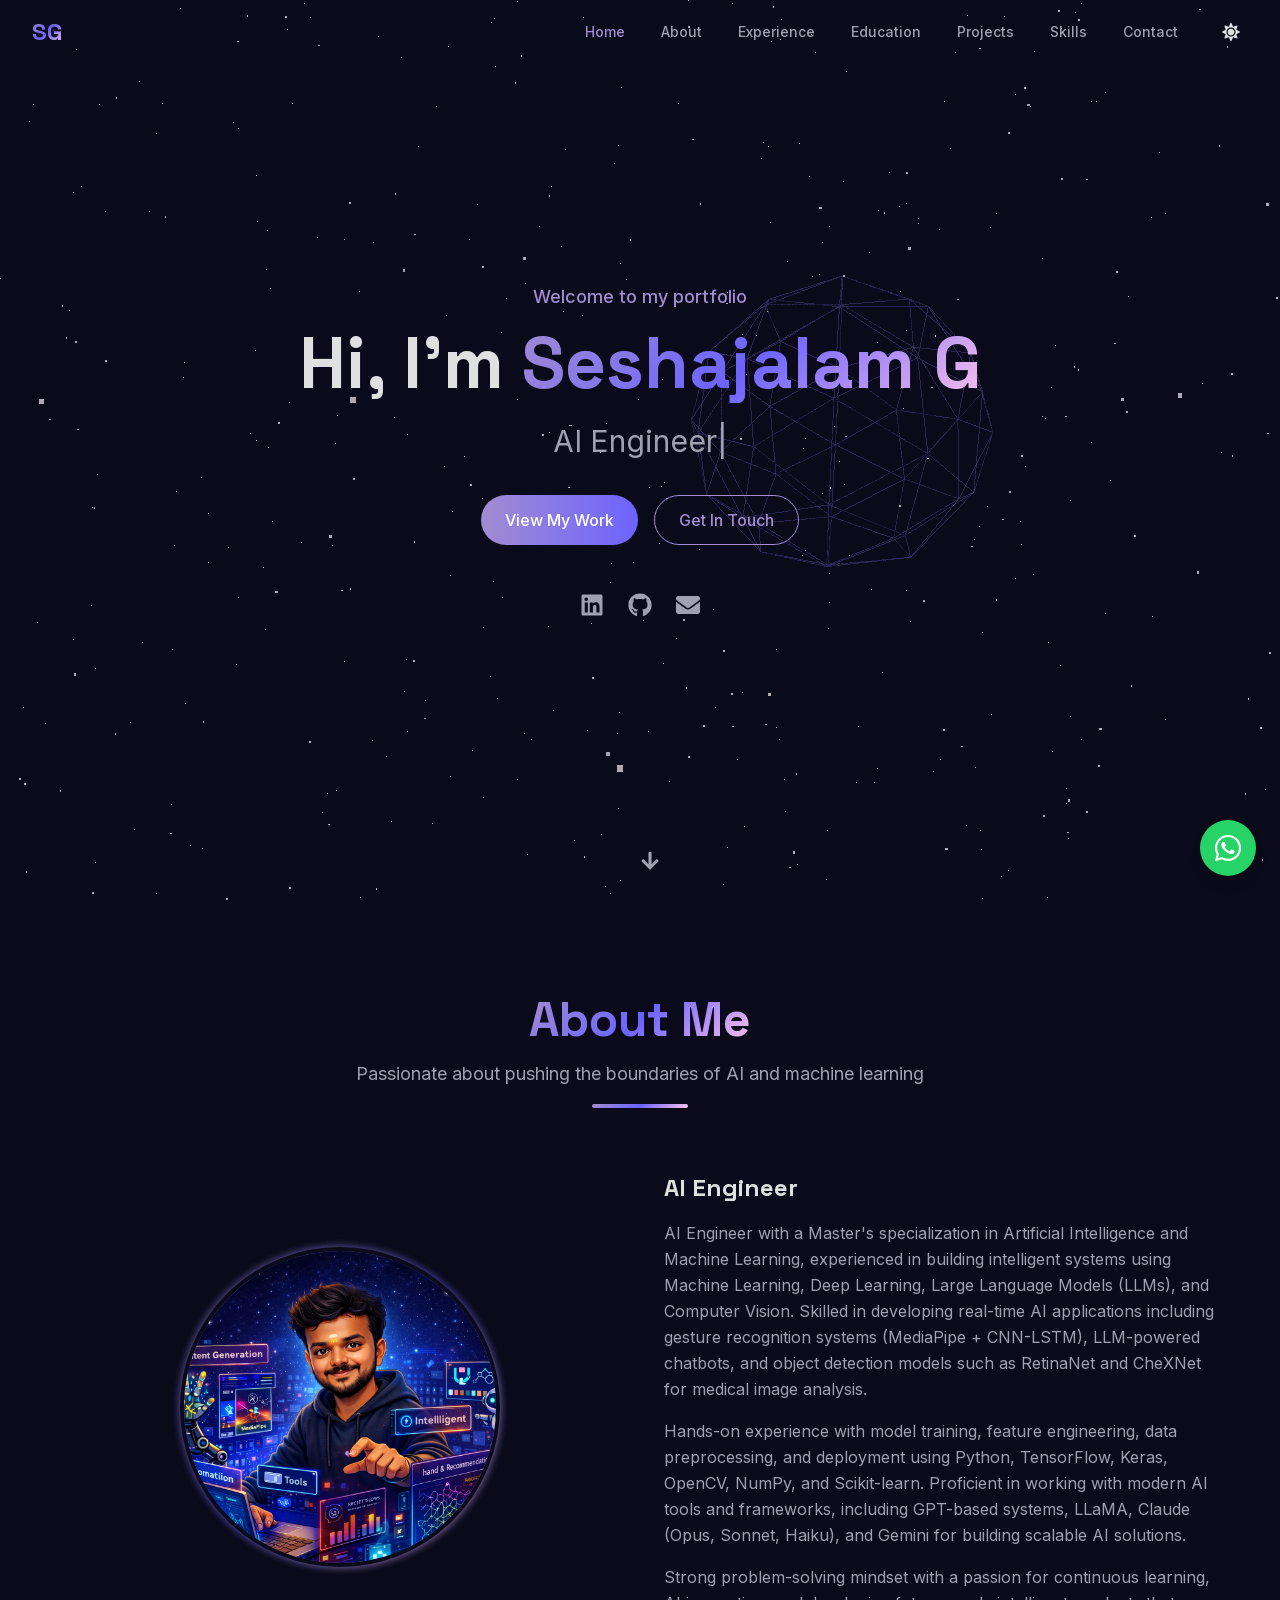
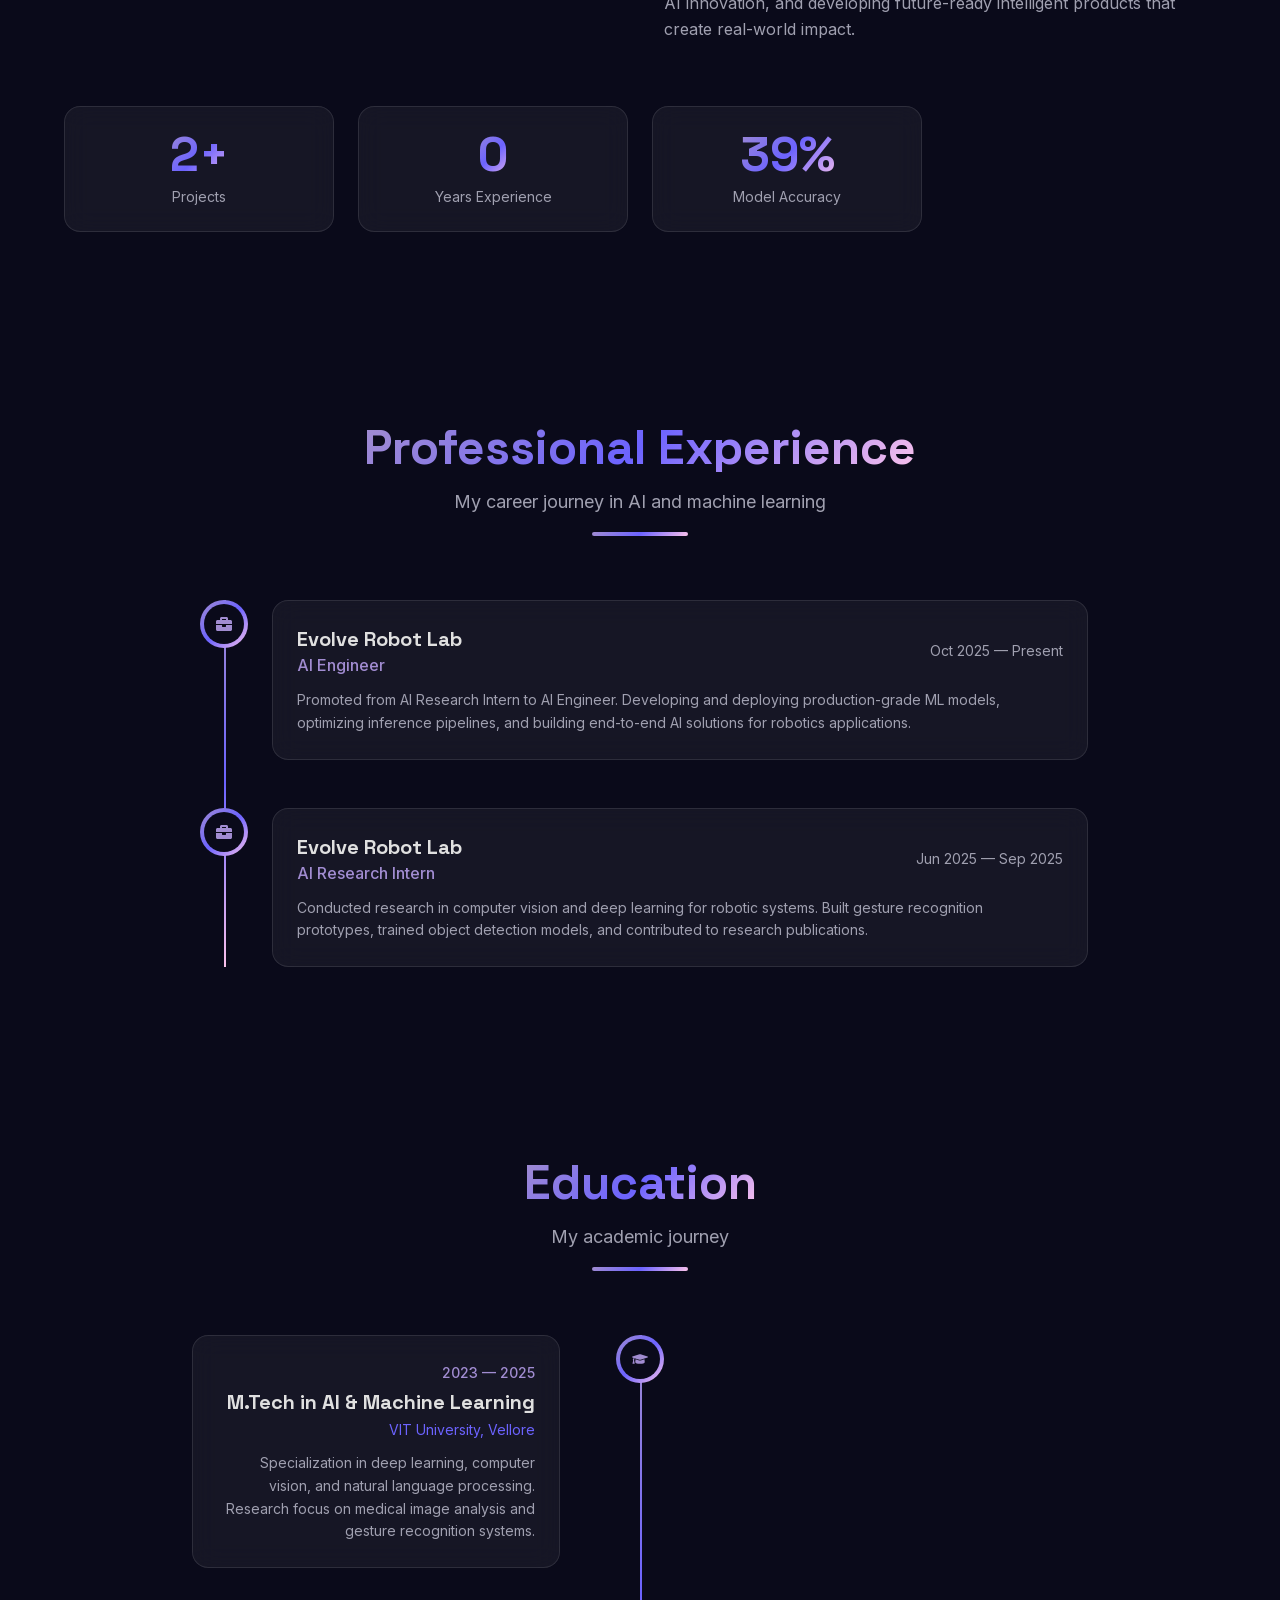
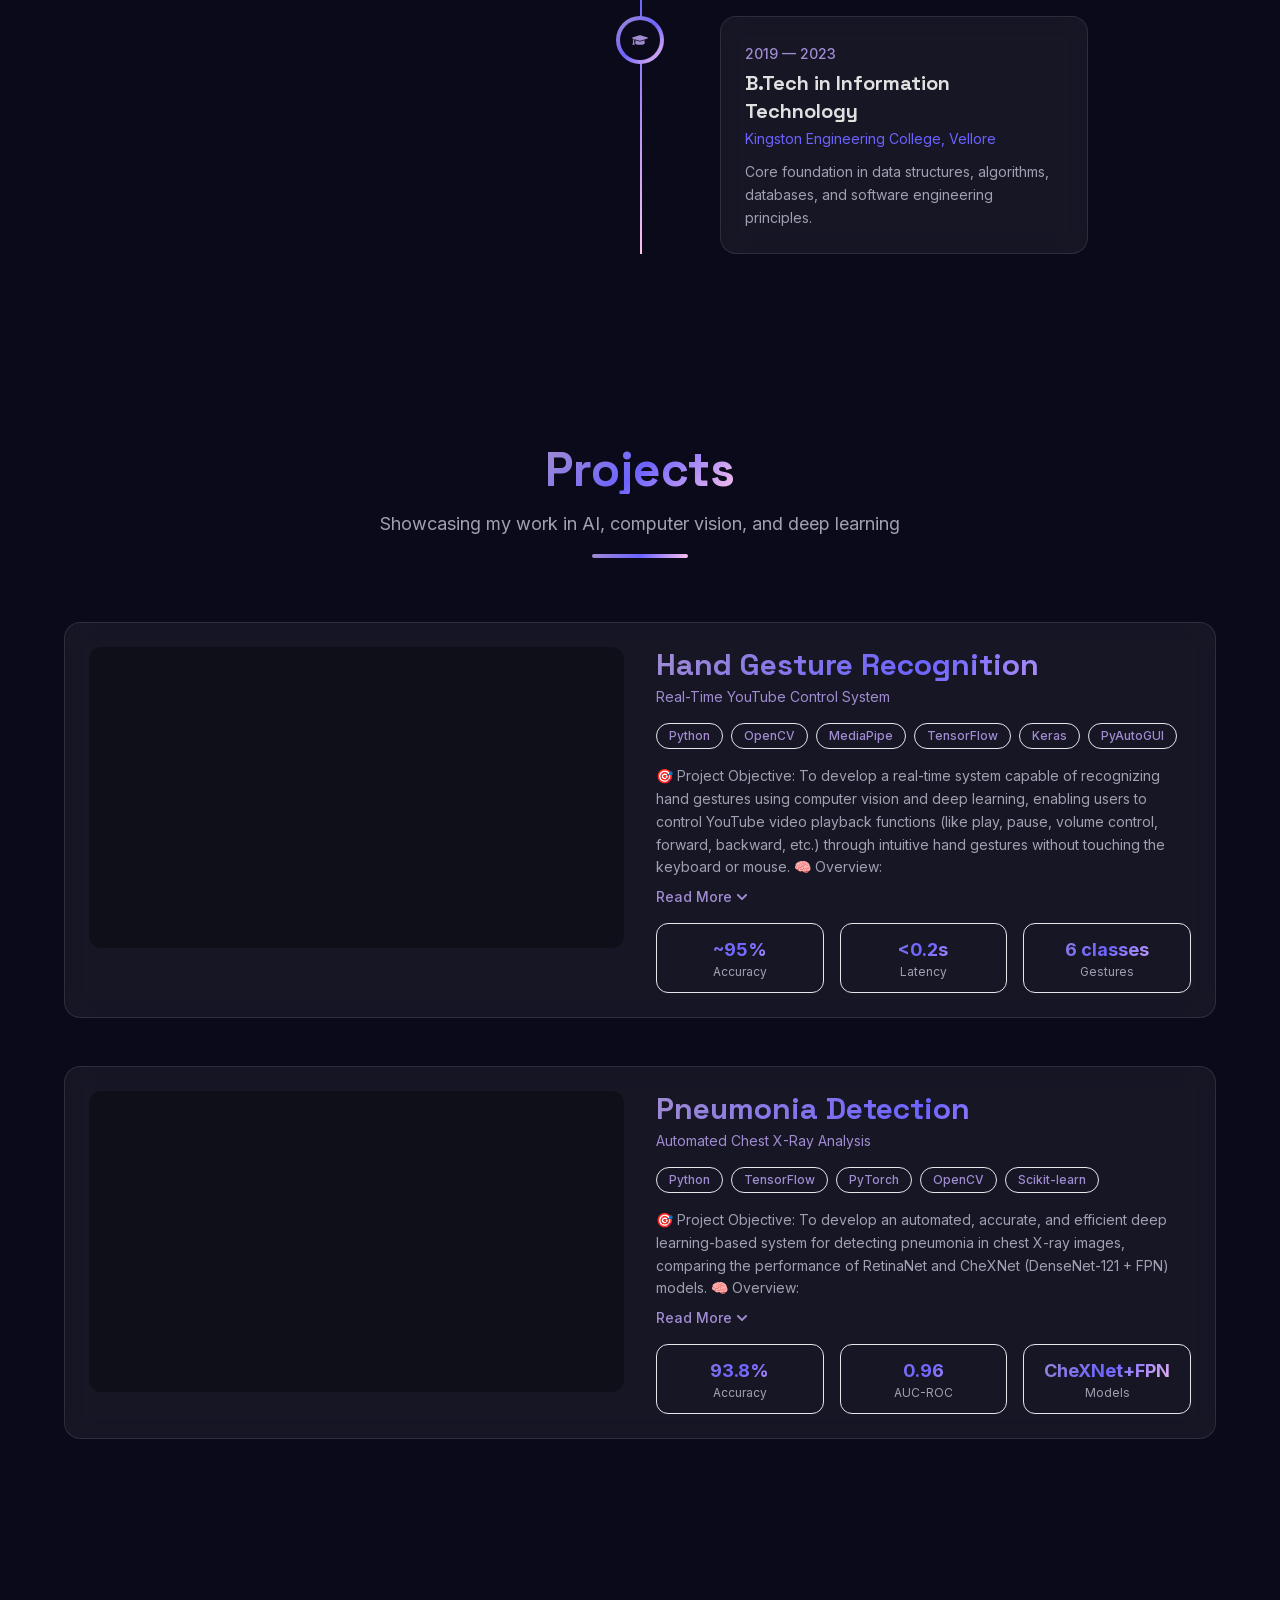
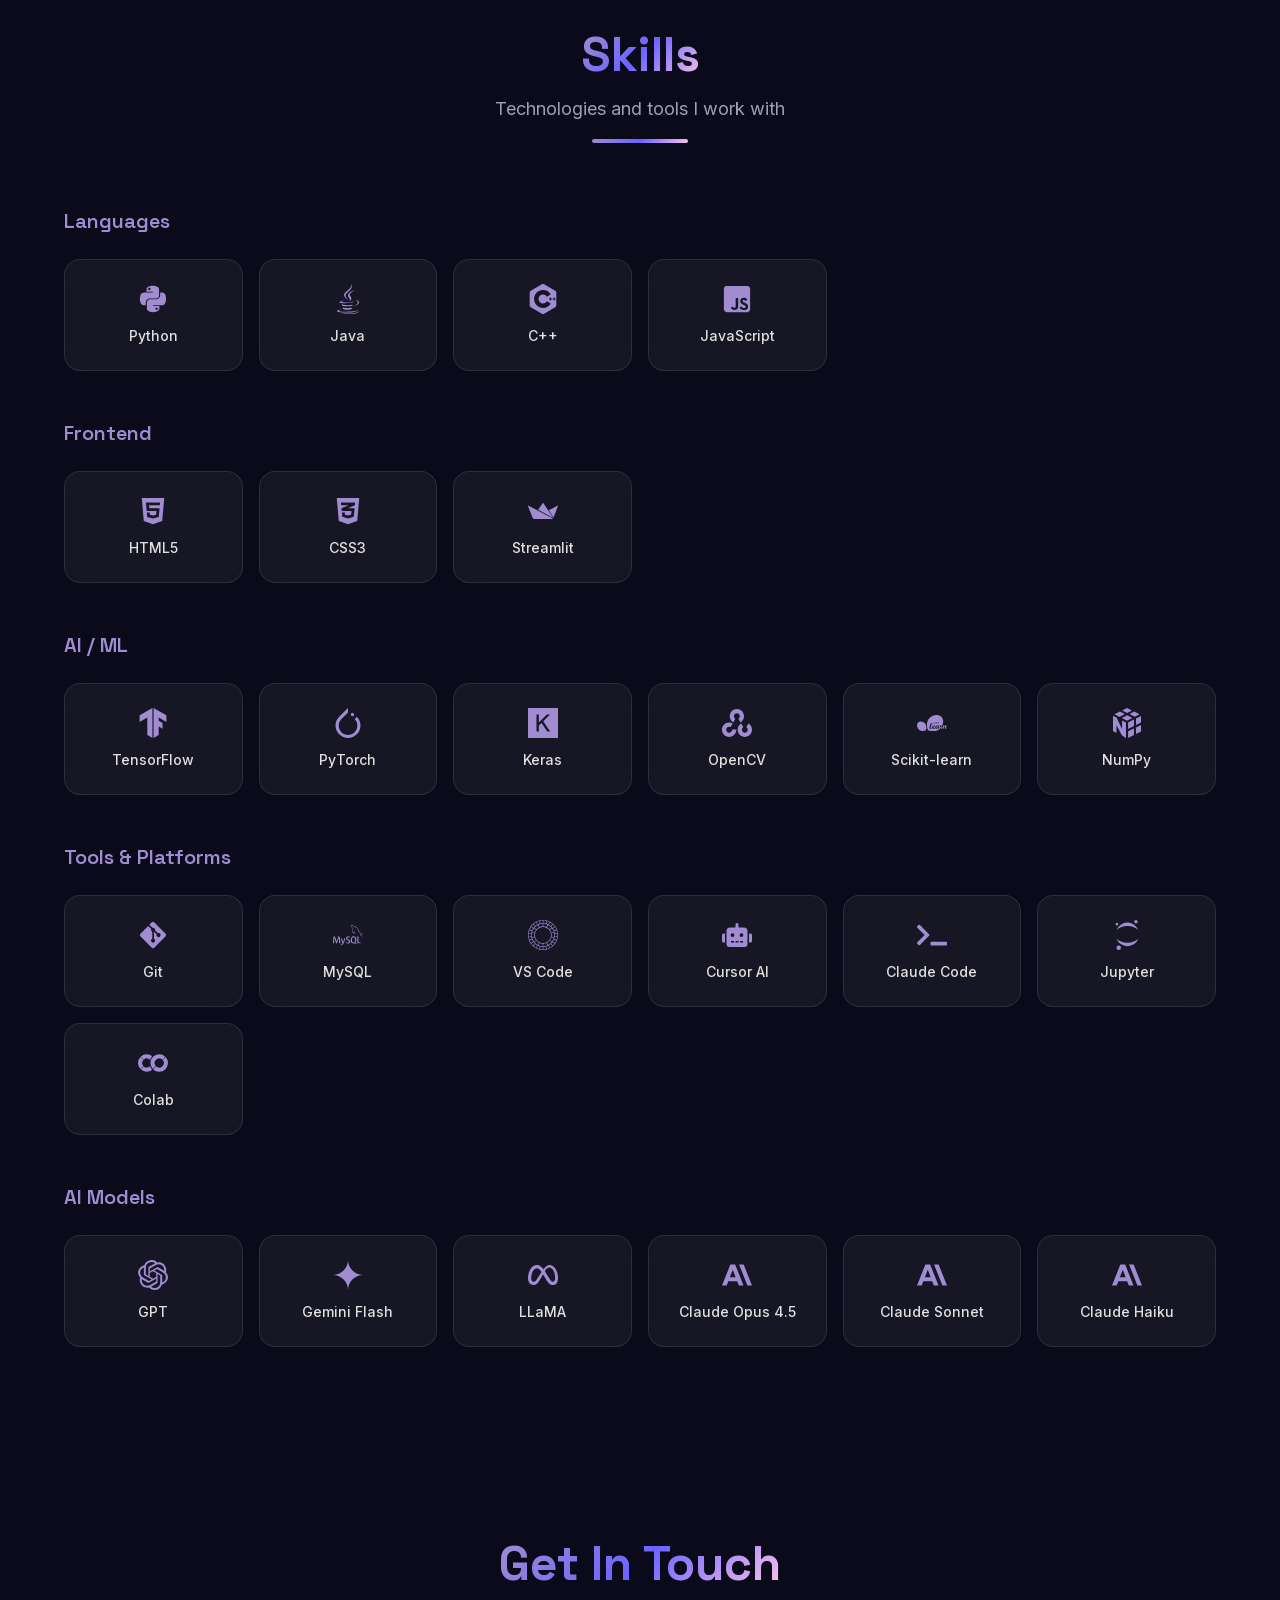
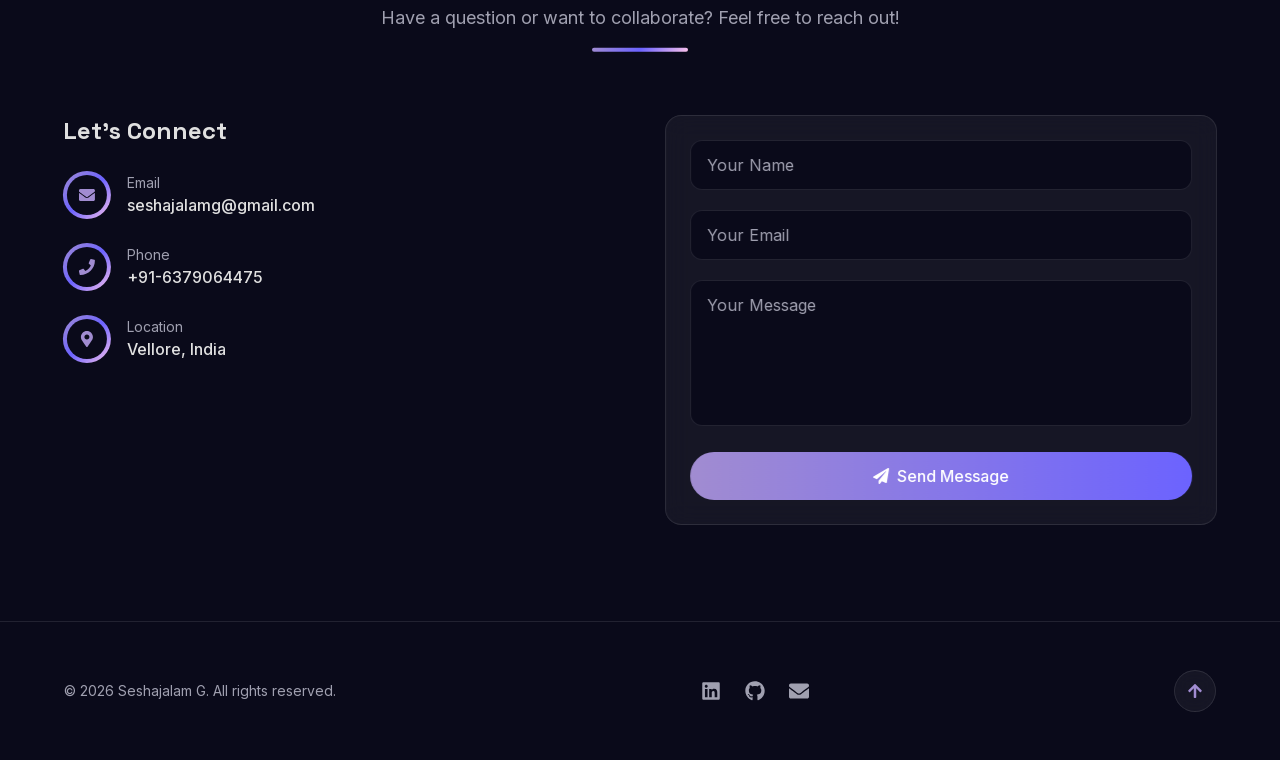
<file: index.html>
<!DOCTYPE html><html lang="en"><head><meta charSet="utf-8"/><meta name="viewport" content="width=device-width, initial-scale=1"/><meta name="viewport" content="width=device-width, initial-scale=1"/><link rel="stylesheet" href="/_next/static/css/65542a4574b9d7b9.css" data-precedence="next"/><link rel="preload" as="script" fetchPriority="low" href="/_next/static/chunks/webpack-0cb0b1a10e81f661.js"/><script src="/_next/static/chunks/fd9d1056-da63ce0081b73454.js" async=""></script><script src="/_next/static/chunks/117-0c182ea12361b1a4.js" async=""></script><script src="/_next/static/chunks/main-app-39bb7cdc2d29463a.js" async=""></script><script src="/_next/static/chunks/30a37ab2-8fa632d8a72db021.js" async=""></script><script src="/_next/static/chunks/8e1d74a4-552e2fafe1452c59.js" async=""></script><script src="/_next/static/chunks/581-3927c2a4b9033770.js" async=""></script><script src="/_next/static/chunks/app/page-cdc6480249ffcfbf.js" async=""></script><script src="/_next/static/chunks/app/layout-e9b8c90217ea3c0b.js" async=""></script><title>Seshajalam G | AI Research &amp; ML Engineer Portfolio</title><meta name="description" content="Portfolio of Seshajalam G — AI Engineer specializing in deep learning, computer vision, and NLP."/><meta property="og:title" content="Seshajalam G | AI Engineer Portfolio"/><meta property="og:description" content="AI Engineer specializing in deep learning, computer vision, and NLP. Explore my projects and research."/><meta property="og:type" content="website"/><meta property="og:url" content="https://seshajalam.github.io"/><meta property="og:image" content="https://seshajalam.github.io/images/profile.png"/><meta property="og:image:width" content="1200"/><meta property="og:image:height" content="630"/><meta name="twitter:card" content="summary_large_image"/><meta name="twitter:title" content="Seshajalam G | AI Engineer Portfolio"/><meta name="twitter:description" content="AI Engineer specializing in deep learning, computer vision, and NLP."/><meta name="twitter:image" content="https://seshajalam.github.io/images/profile.png"/><link rel="icon" href="/favicon.ico"/><link rel="icon" href="/favicon.ico" type="image/x-icon" sizes="16x16"/><script src="/_next/static/chunks/polyfills-42372ed130431b0a.js" noModule=""></script></head><body class="__variable_f367f3 __variable_dd5b2f font-sans antialiased"><script>((e,t,r,n,l,o,a,u)=>{let i=document.documentElement,s=["light","dark"];function c(t){(Array.isArray(e)?e:[e]).forEach(e=>{let r="class"===e,n=r&&o?l.map(e=>o[e]||e):l;r?(i.classList.remove(...n),i.classList.add(o&&o[t]?o[t]:t)):i.setAttribute(e,t)}),u&&s.includes(t)&&(i.style.colorScheme=t)}if(n)c(n);else try{let e=localStorage.getItem(t)||r,n=a&&"system"===e?window.matchMedia("(prefers-color-scheme: dark)").matches?"dark":"light":e;c(n)}catch(e){}})("data-theme","theme","dark",null,["light","dark"],null,false,true)</script><!--$!--><template data-dgst="BAILOUT_TO_CLIENT_SIDE_RENDERING"></template><!--/$--><nav class="fixed top-0 left-0 right-0 z-40 transition-all duration-300 bg-transparent" style="transform:translateY(-100px)"><div class="max-w-7xl mx-auto px-4 sm:px-6 lg:px-8"><div class="flex items-center justify-between h-16"><a href="#home" class="text-2xl font-display font-bold gradient-text">SG</a><div class="hidden md:flex items-center gap-1"><button class="px-4 py-2 rounded-full text-sm font-medium transition-all duration-300 bg-[var(--accent-primary)]/20 text-[var(--accent-primary)]">Home</button><button class="px-4 py-2 rounded-full text-sm font-medium transition-all duration-300 text-[var(--text-secondary)] hover:text-[var(--text-primary)]">About</button><button class="px-4 py-2 rounded-full text-sm font-medium transition-all duration-300 text-[var(--text-secondary)] hover:text-[var(--text-primary)]">Experience</button><button class="px-4 py-2 rounded-full text-sm font-medium transition-all duration-300 text-[var(--text-secondary)] hover:text-[var(--text-primary)]">Education</button><button class="px-4 py-2 rounded-full text-sm font-medium transition-all duration-300 text-[var(--text-secondary)] hover:text-[var(--text-primary)]">Projects</button><button class="px-4 py-2 rounded-full text-sm font-medium transition-all duration-300 text-[var(--text-secondary)] hover:text-[var(--text-primary)]">Skills</button><button class="px-4 py-2 rounded-full text-sm font-medium transition-all duration-300 text-[var(--text-secondary)] hover:text-[var(--text-primary)]">Contact</button></div><div class="flex items-center gap-2 md:hidden"><button class="p-2 rounded-full hover:bg-white/10 transition-colors" aria-label="Toggle menu"><svg stroke="currentColor" fill="currentColor" stroke-width="0" viewBox="0 0 448 512" height="20" width="20" xmlns="http://www.w3.org/2000/svg"><path d="M16 132h416c8.837 0 16-7.163 16-16V76c0-8.837-7.163-16-16-16H16C7.163 60 0 67.163 0 76v40c0 8.837 7.163 16 16 16zm0 160h416c8.837 0 16-7.163 16-16v-40c0-8.837-7.163-16-16-16H16c-8.837 0-16 7.163-16 16v40c0 8.837 7.163 16 16 16zm0 160h416c8.837 0 16-7.163 16-16v-40c0-8.837-7.163-16-16-16H16c-8.837 0-16 7.163-16 16v40c0 8.837 7.163 16 16 16z"></path></svg></button></div></div></div></nav><main><section id="home" class="relative min-h-screen flex items-center justify-center px-4"><div class="text-center max-w-4xl" style="opacity:0"><p class="text-[var(--accent-primary)] font-medium text-lg mb-4" style="opacity:0;transform:translateY(30px)">Welcome to my portfolio</p><h1 class="text-5xl sm:text-6xl md:text-7xl font-display font-bold mb-6 leading-tight" style="opacity:0;transform:translateY(30px)">Hi, I&#x27;m<!-- --> <span class="gradient-text">Seshajalam G</span></h1><div class="text-xl sm:text-2xl md:text-3xl text-[var(--text-secondary)] mb-8 h-10" style="opacity:0;transform:translateY(30px)"><span class="index-module_type__E-SaG"></span></div><div class="flex flex-wrap gap-4 justify-center mb-12" style="opacity:0;transform:translateY(30px)"><a href="#projects" class="inline-flex items-center gap-2 px-6 py-3 rounded-full font-medium transition-all duration-300 text-sm md:text-base bg-gradient-to-r from-[var(--accent-primary)] to-[var(--accent-secondary)] text-white hover:shadow-lg hover:shadow-[var(--accent-primary)]/25 hover:scale-105 ">View My Work</a><a href="#contact" class="inline-flex items-center gap-2 px-6 py-3 rounded-full font-medium transition-all duration-300 text-sm md:text-base border border-[var(--accent-primary)] text-[var(--accent-primary)] hover:bg-[var(--accent-primary)]/10 hover:scale-105 ">Get In Touch</a></div><div class="flex justify-center gap-6" style="opacity:0;transform:translateY(30px)"><a href="https://www.linkedin.com/in/seshajalam-g-37545a214/" target="_blank" rel="noopener noreferrer" class="text-[var(--text-secondary)] hover:text-[var(--accent-primary)] transition-all duration-300 hover:scale-110 hover:drop-shadow-[0_0_8px_var(--accent-primary)]" aria-label="LinkedIn"><svg stroke="currentColor" fill="currentColor" stroke-width="0" viewBox="0 0 448 512" height="24" width="24" xmlns="http://www.w3.org/2000/svg"><path d="M416 32H31.9C14.3 32 0 46.5 0 64.3v383.4C0 465.5 14.3 480 31.9 480H416c17.6 0 32-14.5 32-32.3V64.3c0-17.8-14.4-32.3-32-32.3zM135.4 416H69V202.2h66.5V416zm-33.2-243c-21.3 0-38.5-17.3-38.5-38.5S80.9 96 102.2 96c21.2 0 38.5 17.3 38.5 38.5 0 21.3-17.2 38.5-38.5 38.5zm282.1 243h-66.4V312c0-24.8-.5-56.7-34.5-56.7-34.6 0-39.9 27-39.9 54.9V416h-66.4V202.2h63.7v29.2h.9c8.9-16.8 30.6-34.5 62.9-34.5 67.2 0 79.7 44.3 79.7 101.9V416z"></path></svg></a><a href="https://github.com/seshajalam0" target="_blank" rel="noopener noreferrer" class="text-[var(--text-secondary)] hover:text-[var(--accent-primary)] transition-all duration-300 hover:scale-110 hover:drop-shadow-[0_0_8px_var(--accent-primary)]" aria-label="GitHub"><svg stroke="currentColor" fill="currentColor" stroke-width="0" viewBox="0 0 496 512" height="24" width="24" xmlns="http://www.w3.org/2000/svg"><path d="M165.9 397.4c0 2-2.3 3.6-5.2 3.6-3.3.3-5.6-1.3-5.6-3.6 0-2 2.3-3.6 5.2-3.6 3-.3 5.6 1.3 5.6 3.6zm-31.1-4.5c-.7 2 1.3 4.3 4.3 4.9 2.6 1 5.6 0 6.2-2s-1.3-4.3-4.3-5.2c-2.6-.7-5.5.3-6.2 2.3zm44.2-1.7c-2.9.7-4.9 2.6-4.6 4.9.3 2 2.9 3.3 5.9 2.6 2.9-.7 4.9-2.6 4.6-4.6-.3-1.9-3-3.2-5.9-2.9zM244.8 8C106.1 8 0 113.3 0 252c0 110.9 69.8 205.8 169.5 239.2 12.8 2.3 17.3-5.6 17.3-12.1 0-6.2-.3-40.4-.3-61.4 0 0-70 15-84.7-29.8 0 0-11.4-29.1-27.8-36.6 0 0-22.9-15.7 1.6-15.4 0 0 24.9 2 38.6 25.8 21.9 38.6 58.6 27.5 72.9 20.9 2.3-16 8.8-27.1 16-33.7-55.9-6.2-112.3-14.3-112.3-110.5 0-27.5 7.6-41.3 23.6-58.9-2.6-6.5-11.1-33.3 2.6-67.9 20.9-6.5 69 27 69 27 20-5.6 41.5-8.5 62.8-8.5s42.8 2.9 62.8 8.5c0 0 48.1-33.6 69-27 13.7 34.7 5.2 61.4 2.6 67.9 16 17.7 25.8 31.5 25.8 58.9 0 96.5-58.9 104.2-114.8 110.5 9.2 7.9 17 22.9 17 46.4 0 33.7-.3 75.4-.3 83.6 0 6.5 4.6 14.4 17.3 12.1C428.2 457.8 496 362.9 496 252 496 113.3 383.5 8 244.8 8zM97.2 352.9c-1.3 1-1 3.3.7 5.2 1.6 1.6 3.9 2.3 5.2 1 1.3-1 1-3.3-.7-5.2-1.6-1.6-3.9-2.3-5.2-1zm-10.8-8.1c-.7 1.3.3 2.9 2.3 3.9 1.6 1 3.6.7 4.3-.7.7-1.3-.3-2.9-2.3-3.9-2-.6-3.6-.3-4.3.7zm32.4 35.6c-1.6 1.3-1 4.3 1.3 6.2 2.3 2.3 5.2 2.6 6.5 1 1.3-1.3.7-4.3-1.3-6.2-2.2-2.3-5.2-2.6-6.5-1zm-11.4-14.7c-1.6 1-1.6 3.6 0 5.9 1.6 2.3 4.3 3.3 5.6 2.3 1.6-1.3 1.6-3.9 0-6.2-1.4-2.3-4-3.3-5.6-2z"></path></svg></a><a href="mailto:seshajalamg@gmail.com" target="_blank" rel="noopener noreferrer" class="text-[var(--text-secondary)] hover:text-[var(--accent-primary)] transition-all duration-300 hover:scale-110 hover:drop-shadow-[0_0_8px_var(--accent-primary)]" aria-label="Email"><svg stroke="currentColor" fill="currentColor" stroke-width="0" viewBox="0 0 512 512" height="24" width="24" xmlns="http://www.w3.org/2000/svg"><path d="M502.3 190.8c3.9-3.1 9.7-.2 9.7 4.7V400c0 26.5-21.5 48-48 48H48c-26.5 0-48-21.5-48-48V195.6c0-5 5.7-7.8 9.7-4.7 22.4 17.4 52.1 39.5 154.1 113.6 21.1 15.4 56.7 47.8 92.2 47.6 35.7.3 72-32.8 92.3-47.6 102-74.1 131.6-96.3 154-113.7zM256 320c23.2.4 56.6-29.2 73.4-41.4 132.7-96.3 142.8-104.7 173.4-128.7 5.8-4.5 9.2-11.5 9.2-18.9v-19c0-26.5-21.5-48-48-48H48C21.5 64 0 85.5 0 112v19c0 7.4 3.4 14.3 9.2 18.9 30.6 23.9 40.7 32.4 173.4 128.7 16.8 12.2 50.2 41.8 73.4 41.4z"></path></svg></a></div></div><div class="absolute bottom-8 left-1/2 -translate-x-1/2"><a href="#about" class="text-[var(--text-secondary)] hover:text-[var(--accent-primary)] transition-colors"><svg stroke="currentColor" fill="currentColor" stroke-width="0" viewBox="0 0 448 512" height="20" width="20" xmlns="http://www.w3.org/2000/svg"><path d="M413.1 222.5l22.2 22.2c9.4 9.4 9.4 24.6 0 33.9L241 473c-9.4 9.4-24.6 9.4-33.9 0L12.7 278.6c-9.4-9.4-9.4-24.6 0-33.9l22.2-22.2c9.5-9.5 25-9.3 34.3.4L184 343.4V56c0-13.3 10.7-24 24-24h32c13.3 0 24 10.7 24 24v287.4l114.8-120.5c9.3-9.8 24.8-10 34.3-.4z"></path></svg></a></div></section><section id="about" class="py-24 px-4"><div class="max-w-6xl mx-auto"><div class="text-center mb-16" style="opacity:0;transform:translateY(30px)"><h2 class="text-4xl md:text-5xl font-display font-bold gradient-text inline-block mb-4">About Me</h2><p class="text-[var(--text-secondary)] text-lg max-w-2xl mx-auto">Passionate about pushing the boundaries of AI and machine learning</p><div class="mt-4 mx-auto w-24 h-1 rounded-full gradient-border"></div></div><div class="grid md:grid-cols-2 gap-12 items-center mb-16"><div class="flex justify-center" style="opacity:0;transform:translateX(-50px)"><div class="relative"><div class="absolute inset-0 gradient-border rounded-full animate-spin-slow opacity-75 blur-sm"></div><div class="relative w-64 h-64 md:w-80 md:h-80 rounded-full overflow-hidden border-4 border-[var(--bg-primary)]"><img alt="Seshajalam G" loading="lazy" decoding="async" data-nimg="fill" class="object-cover" style="position:absolute;height:100%;width:100%;left:0;top:0;right:0;bottom:0;color:transparent" src="/images/profile.png"/></div></div></div><div style="opacity:0;transform:translateX(50px)"><h3 class="text-2xl font-display font-bold mb-4">AI Engineer</h3><p class="text-[var(--text-secondary)] leading-relaxed mb-4">AI Engineer with a Master&#x27;s specialization in Artificial Intelligence and Machine Learning, experienced in building intelligent systems using Machine Learning, Deep Learning, Large Language Models (LLMs), and Computer Vision. Skilled in developing real-time AI applications including gesture recognition systems (MediaPipe + CNN-LSTM), LLM-powered chatbots, and object detection models such as RetinaNet and CheXNet for medical image analysis.</p><p class="text-[var(--text-secondary)] leading-relaxed mb-4">Hands-on experience with model training, feature engineering, data preprocessing, and deployment using Python, TensorFlow, Keras, OpenCV, NumPy, and Scikit-learn. Proficient in working with modern AI tools and frameworks, including GPT-based systems, LLaMA, Claude (Opus, Sonnet, Haiku), and Gemini for building scalable AI solutions.</p><p class="text-[var(--text-secondary)] leading-relaxed">Strong problem-solving mindset with a passion for continuous learning, AI innovation, and developing future-ready intelligent products that create real-world impact.</p></div></div><div class="grid grid-cols-2 md:grid-cols-4 gap-6"><div style="opacity:0;transform:translateY(30px)"><div class="glass rounded-2xl p-6 text-center"><span class="text-4xl md:text-5xl font-display font-bold gradient-text">0<!-- -->+</span><p class="text-[var(--text-secondary)] mt-2 text-sm">Projects</p></div></div><div style="opacity:0;transform:translateY(30px)"><div class="glass rounded-2xl p-6 text-center"><span class="text-4xl md:text-5xl font-display font-bold gradient-text">0</span><p class="text-[var(--text-secondary)] mt-2 text-sm">Years Experience</p></div></div><div style="opacity:0;transform:translateY(30px)"><div class="glass rounded-2xl p-6 text-center"><span class="text-4xl md:text-5xl font-display font-bold gradient-text">0<!-- -->%</span><p class="text-[var(--text-secondary)] mt-2 text-sm">Model Accuracy</p></div></div></div></div></section><section id="experience" class="py-24 px-4"><div class="max-w-4xl mx-auto"><div class="text-center mb-16" style="opacity:0;transform:translateY(30px)"><h2 class="text-4xl md:text-5xl font-display font-bold gradient-text inline-block mb-4">Professional Experience</h2><p class="text-[var(--text-secondary)] text-lg max-w-2xl mx-auto">My career journey in AI and machine learning</p><div class="mt-4 mx-auto w-24 h-1 rounded-full gradient-border"></div></div><div class="relative"><div class="absolute left-6 md:left-8 top-0 bottom-0 w-0.5 gradient-border origin-top" style="transform:scaleY(0)"></div><div class="space-y-12"><div class="relative flex items-start gap-6 ml-0" style="opacity:0;transform:translateX(-30px)"><div class="absolute left-6 md:left-8 -translate-x-1/2 w-12 h-12 rounded-full gradient-border flex items-center justify-center z-10 flex-shrink-0"><div class="w-10 h-10 rounded-full bg-[var(--bg-primary)] flex items-center justify-center"><svg stroke="currentColor" fill="currentColor" stroke-width="0" viewBox="0 0 512 512" class="text-[var(--accent-primary)]" height="1em" width="1em" xmlns="http://www.w3.org/2000/svg"><path d="M320 336c0 8.84-7.16 16-16 16h-96c-8.84 0-16-7.16-16-16v-48H0v144c0 25.6 22.4 48 48 48h416c25.6 0 48-22.4 48-48V288H320v48zm144-208h-80V80c0-25.6-22.4-48-48-48H176c-25.6 0-48 22.4-48 48v48H48c-25.6 0-48 22.4-48 48v80h512v-80c0-25.6-22.4-48-48-48zm-144 0H192V96h128v32z"></path></svg></div></div><div class="ml-16 md:ml-20 flex-1"><div class="glass rounded-2xl p-6"><div class="flex flex-col sm:flex-row sm:items-center sm:justify-between gap-1 mb-3"><div><h3 class="text-xl font-display font-bold">Evolve Robot Lab</h3><p class="text-[var(--accent-primary)] font-medium">AI Engineer</p></div><span class="text-[var(--text-secondary)] text-sm whitespace-nowrap">Oct 2025 — Present</span></div><p class="text-[var(--text-secondary)] text-sm leading-relaxed">Promoted from AI Research Intern to AI Engineer. Developing and deploying production-grade ML models, optimizing inference pipelines, and building end-to-end AI solutions for robotics applications.</p></div></div></div><div class="relative flex items-start gap-6 ml-0" style="opacity:0;transform:translateX(-30px)"><div class="absolute left-6 md:left-8 -translate-x-1/2 w-12 h-12 rounded-full gradient-border flex items-center justify-center z-10 flex-shrink-0"><div class="w-10 h-10 rounded-full bg-[var(--bg-primary)] flex items-center justify-center"><svg stroke="currentColor" fill="currentColor" stroke-width="0" viewBox="0 0 512 512" class="text-[var(--accent-primary)]" height="1em" width="1em" xmlns="http://www.w3.org/2000/svg"><path d="M320 336c0 8.84-7.16 16-16 16h-96c-8.84 0-16-7.16-16-16v-48H0v144c0 25.6 22.4 48 48 48h416c25.6 0 48-22.4 48-48V288H320v48zm144-208h-80V80c0-25.6-22.4-48-48-48H176c-25.6 0-48 22.4-48 48v48H48c-25.6 0-48 22.4-48 48v80h512v-80c0-25.6-22.4-48-48-48zm-144 0H192V96h128v32z"></path></svg></div></div><div class="ml-16 md:ml-20 flex-1"><div class="glass rounded-2xl p-6"><div class="flex flex-col sm:flex-row sm:items-center sm:justify-between gap-1 mb-3"><div><h3 class="text-xl font-display font-bold">Evolve Robot Lab</h3><p class="text-[var(--accent-primary)] font-medium">AI Research Intern</p></div><span class="text-[var(--text-secondary)] text-sm whitespace-nowrap">Jun 2025 — Sep 2025</span></div><p class="text-[var(--text-secondary)] text-sm leading-relaxed">Conducted research in computer vision and deep learning for robotic systems. Built gesture recognition prototypes, trained object detection models, and contributed to research publications.</p></div></div></div></div></div></div></section><section id="education" class="py-24 px-4"><div class="max-w-4xl mx-auto"><div class="text-center mb-16" style="opacity:0;transform:translateY(30px)"><h2 class="text-4xl md:text-5xl font-display font-bold gradient-text inline-block mb-4">Education</h2><p class="text-[var(--text-secondary)] text-lg max-w-2xl mx-auto">My academic journey</p><div class="mt-4 mx-auto w-24 h-1 rounded-full gradient-border"></div></div><div class="relative"><div class="absolute left-6 md:left-1/2 top-0 bottom-0 w-0.5 gradient-border origin-top" style="transform:scaleY(0)"></div><div class="space-y-12"><div class="relative flex items-start gap-8 md:flex-row" style="opacity:0;transform:translateX(-50px)"><div class="absolute left-6 md:left-1/2 -translate-x-1/2 w-12 h-12 rounded-full gradient-border flex items-center justify-center z-10"><div class="w-10 h-10 rounded-full bg-[var(--bg-primary)] flex items-center justify-center"><svg stroke="currentColor" fill="currentColor" stroke-width="0" viewBox="0 0 640 512" class="text-[var(--accent-primary)]" height="1em" width="1em" xmlns="http://www.w3.org/2000/svg"><path d="M622.34 153.2L343.4 67.5c-15.2-4.67-31.6-4.67-46.79 0L17.66 153.2c-23.54 7.23-23.54 38.36 0 45.59l48.63 14.94c-10.67 13.19-17.23 29.28-17.88 46.9C38.78 266.15 32 276.11 32 288c0 10.78 5.68 19.85 13.86 25.65L20.33 428.53C18.11 438.52 25.71 448 35.94 448h56.11c10.24 0 17.84-9.48 15.62-19.47L82.14 313.65C90.32 307.85 96 298.78 96 288c0-11.57-6.47-21.25-15.66-26.87.76-15.02 8.44-28.3 20.69-36.72L296.6 284.5c9.06 2.78 26.44 6.25 46.79 0l278.95-85.7c23.55-7.24 23.55-38.36 0-45.6zM352.79 315.09c-28.53 8.76-52.84 3.92-65.59 0l-145.02-44.55L128 384c0 35.35 85.96 64 192 64s192-28.65 192-64l-14.18-113.47-145.03 44.56z"></path></svg></div></div><div class="ml-20 md:ml-0 md:w-[calc(50%-3rem)] md:text-right md:pr-8"><div class="glass rounded-2xl p-6"><span class="text-[var(--accent-primary)] text-sm font-medium">2023 — 2025</span><h3 class="text-xl font-display font-bold mt-1 mb-1">M.Tech in AI &amp; Machine Learning</h3><p class="text-[var(--accent-secondary)] text-sm mb-3">VIT University, Vellore</p><p class="text-[var(--text-secondary)] text-sm leading-relaxed">Specialization in deep learning, computer vision, and natural language processing. Research focus on medical image analysis and gesture recognition systems.</p></div></div></div><div class="relative flex items-start gap-8 md:flex-row-reverse" style="opacity:0;transform:translateX(50px)"><div class="absolute left-6 md:left-1/2 -translate-x-1/2 w-12 h-12 rounded-full gradient-border flex items-center justify-center z-10"><div class="w-10 h-10 rounded-full bg-[var(--bg-primary)] flex items-center justify-center"><svg stroke="currentColor" fill="currentColor" stroke-width="0" viewBox="0 0 640 512" class="text-[var(--accent-primary)]" height="1em" width="1em" xmlns="http://www.w3.org/2000/svg"><path d="M622.34 153.2L343.4 67.5c-15.2-4.67-31.6-4.67-46.79 0L17.66 153.2c-23.54 7.23-23.54 38.36 0 45.59l48.63 14.94c-10.67 13.19-17.23 29.28-17.88 46.9C38.78 266.15 32 276.11 32 288c0 10.78 5.68 19.85 13.86 25.65L20.33 428.53C18.11 438.52 25.71 448 35.94 448h56.11c10.24 0 17.84-9.48 15.62-19.47L82.14 313.65C90.32 307.85 96 298.78 96 288c0-11.57-6.47-21.25-15.66-26.87.76-15.02 8.44-28.3 20.69-36.72L296.6 284.5c9.06 2.78 26.44 6.25 46.79 0l278.95-85.7c23.55-7.24 23.55-38.36 0-45.6zM352.79 315.09c-28.53 8.76-52.84 3.92-65.59 0l-145.02-44.55L128 384c0 35.35 85.96 64 192 64s192-28.65 192-64l-14.18-113.47-145.03 44.56z"></path></svg></div></div><div class="ml-20 md:ml-0 md:w-[calc(50%-3rem)] md:text-left md:pl-8"><div class="glass rounded-2xl p-6"><span class="text-[var(--accent-primary)] text-sm font-medium">2019 — 2023</span><h3 class="text-xl font-display font-bold mt-1 mb-1">B.Tech in Information Technology</h3><p class="text-[var(--accent-secondary)] text-sm mb-3">Kingston Engineering College, Vellore</p><p class="text-[var(--text-secondary)] text-sm leading-relaxed">Core foundation in data structures, algorithms, databases, and software engineering principles.</p></div></div></div></div></div></div></section><section id="projects" class="py-24 px-4"><div class="max-w-6xl mx-auto"><div class="text-center mb-16" style="opacity:0;transform:translateY(30px)"><h2 class="text-4xl md:text-5xl font-display font-bold gradient-text inline-block mb-4">Projects</h2><p class="text-[var(--text-secondary)] text-lg max-w-2xl mx-auto">Showcasing my work in AI, computer vision, and deep learning</p><div class="mt-4 mx-auto w-24 h-1 rounded-full gradient-border"></div></div><div class="space-y-12"><div style="opacity:0;transform:translateY(50px)"><div class="glass rounded-2xl p-6 overflow-hidden"><div class="grid lg:grid-cols-2 gap-8"><div class="relative aspect-video rounded-xl overflow-hidden bg-black/30"><iframe class="w-full h-full" src="https://www.youtube.com/embed/EjSEVPDqWfI" title="Hand Gesture Recognition" allow="accelerometer; autoplay; clipboard-write; encrypted-media; gyroscope; picture-in-picture" allowFullScreen=""></iframe></div><div class="flex flex-col"><h3 class="text-2xl md:text-3xl font-display font-bold gradient-text mb-1">Hand Gesture Recognition</h3><p class="text-[var(--accent-primary)] text-sm mb-4">Real-Time YouTube Control System</p><div class="flex flex-wrap gap-2 mb-4"><span class="px-3 py-1 text-xs font-medium rounded-full bg-[var(--accent-primary)]/10 text-[var(--accent-primary)] border border-[var(--accent-primary)]/20">Python</span><span class="px-3 py-1 text-xs font-medium rounded-full bg-[var(--accent-primary)]/10 text-[var(--accent-primary)] border border-[var(--accent-primary)]/20">OpenCV</span><span class="px-3 py-1 text-xs font-medium rounded-full bg-[var(--accent-primary)]/10 text-[var(--accent-primary)] border border-[var(--accent-primary)]/20">MediaPipe</span><span class="px-3 py-1 text-xs font-medium rounded-full bg-[var(--accent-primary)]/10 text-[var(--accent-primary)] border border-[var(--accent-primary)]/20">TensorFlow</span><span class="px-3 py-1 text-xs font-medium rounded-full bg-[var(--accent-primary)]/10 text-[var(--accent-primary)] border border-[var(--accent-primary)]/20">Keras</span><span class="px-3 py-1 text-xs font-medium rounded-full bg-[var(--accent-primary)]/10 text-[var(--accent-primary)] border border-[var(--accent-primary)]/20">PyAutoGUI</span></div><div class="text-[var(--text-secondary)] text-sm leading-relaxed mb-4 flex-1"><p class="animate-pulse">Loading description...</p></div><div class="grid grid-cols-3 gap-4"><div class="text-center p-3 rounded-xl bg-[var(--accent-primary)]/5 border border-[var(--accent-primary)]/10"><p class="text-lg font-bold gradient-text">~95%</p><p class="text-xs text-[var(--text-secondary)]">Accuracy</p></div><div class="text-center p-3 rounded-xl bg-[var(--accent-primary)]/5 border border-[var(--accent-primary)]/10"><p class="text-lg font-bold gradient-text">&lt;0.2s</p><p class="text-xs text-[var(--text-secondary)]">Latency</p></div><div class="text-center p-3 rounded-xl bg-[var(--accent-primary)]/5 border border-[var(--accent-primary)]/10"><p class="text-lg font-bold gradient-text">6 classes</p><p class="text-xs text-[var(--text-secondary)]">Gestures</p></div></div></div></div></div></div><div style="opacity:0;transform:translateY(50px)"><div class="glass rounded-2xl p-6 overflow-hidden"><div class="grid lg:grid-cols-2 gap-8"><div class="relative aspect-video rounded-xl overflow-hidden bg-black/30"><iframe class="w-full h-full" src="https://www.youtube.com/embed/Wi4hqOZdHUU" title="Pneumonia Detection" allow="accelerometer; autoplay; clipboard-write; encrypted-media; gyroscope; picture-in-picture" allowFullScreen=""></iframe></div><div class="flex flex-col"><h3 class="text-2xl md:text-3xl font-display font-bold gradient-text mb-1">Pneumonia Detection</h3><p class="text-[var(--accent-primary)] text-sm mb-4">Automated Chest X-Ray Analysis</p><div class="flex flex-wrap gap-2 mb-4"><span class="px-3 py-1 text-xs font-medium rounded-full bg-[var(--accent-primary)]/10 text-[var(--accent-primary)] border border-[var(--accent-primary)]/20">Python</span><span class="px-3 py-1 text-xs font-medium rounded-full bg-[var(--accent-primary)]/10 text-[var(--accent-primary)] border border-[var(--accent-primary)]/20">TensorFlow</span><span class="px-3 py-1 text-xs font-medium rounded-full bg-[var(--accent-primary)]/10 text-[var(--accent-primary)] border border-[var(--accent-primary)]/20">PyTorch</span><span class="px-3 py-1 text-xs font-medium rounded-full bg-[var(--accent-primary)]/10 text-[var(--accent-primary)] border border-[var(--accent-primary)]/20">OpenCV</span><span class="px-3 py-1 text-xs font-medium rounded-full bg-[var(--accent-primary)]/10 text-[var(--accent-primary)] border border-[var(--accent-primary)]/20">Scikit-learn</span></div><div class="text-[var(--text-secondary)] text-sm leading-relaxed mb-4 flex-1"><p class="animate-pulse">Loading description...</p></div><div class="grid grid-cols-3 gap-4"><div class="text-center p-3 rounded-xl bg-[var(--accent-primary)]/5 border border-[var(--accent-primary)]/10"><p class="text-lg font-bold gradient-text">93.8%</p><p class="text-xs text-[var(--text-secondary)]">Accuracy</p></div><div class="text-center p-3 rounded-xl bg-[var(--accent-primary)]/5 border border-[var(--accent-primary)]/10"><p class="text-lg font-bold gradient-text">0.96</p><p class="text-xs text-[var(--text-secondary)]">AUC-ROC</p></div><div class="text-center p-3 rounded-xl bg-[var(--accent-primary)]/5 border border-[var(--accent-primary)]/10"><p class="text-lg font-bold gradient-text">CheXNet+FPN</p><p class="text-xs text-[var(--text-secondary)]">Models</p></div></div></div></div></div></div></div></div></section><section id="skills" class="py-24 px-4"><div class="max-w-6xl mx-auto"><div class="text-center mb-16" style="opacity:0;transform:translateY(30px)"><h2 class="text-4xl md:text-5xl font-display font-bold gradient-text inline-block mb-4">Skills</h2><p class="text-[var(--text-secondary)] text-lg max-w-2xl mx-auto">Technologies and tools I work with</p><div class="mt-4 mx-auto w-24 h-1 rounded-full gradient-border"></div></div><div class="space-y-12"><div><h3 class="text-xl font-display font-semibold text-[var(--accent-primary)] mb-6">Languages</h3><div class="grid grid-cols-2 sm:grid-cols-3 md:grid-cols-4 lg:grid-cols-6 gap-4" style="opacity:0"><div style="opacity:0;transform:scale(0.8)"><div class="glass rounded-2xl p-6 flex flex-col items-center gap-3 py-6 hover:shadow-[0_0_20px_rgba(161,140,209,0.15)]"><svg stroke="currentColor" fill="currentColor" stroke-width="0" viewBox="0 0 448 512" class="text-3xl text-[var(--accent-primary)]" height="1em" width="1em" xmlns="http://www.w3.org/2000/svg"><path d="M439.8 200.5c-7.7-30.9-22.3-54.2-53.4-54.2h-40.1v47.4c0 36.8-31.2 67.8-66.8 67.8H172.7c-29.2 0-53.4 25-53.4 54.3v101.8c0 29 25.2 46 53.4 54.3 33.8 9.9 66.3 11.7 106.8 0 26.9-7.8 53.4-23.5 53.4-54.3v-40.7H226.2v-13.6h160.2c31.1 0 42.6-21.7 53.4-54.2 11.2-33.5 10.7-65.7 0-108.6zM286.2 404c11.1 0 20.1 9.1 20.1 20.3 0 11.3-9 20.4-20.1 20.4-11 0-20.1-9.2-20.1-20.4.1-11.3 9.1-20.3 20.1-20.3zM167.8 248.1h106.8c29.7 0 53.4-24.5 53.4-54.3V91.9c0-29-24.4-50.7-53.4-55.6-35.8-5.9-74.7-5.6-106.8.1-45.2 8-53.4 24.7-53.4 55.6v40.7h106.9v13.6h-147c-31.1 0-58.3 18.7-66.8 54.2-9.8 40.7-10.2 66.1 0 108.6 7.6 31.6 25.7 54.2 56.8 54.2H101v-48.8c0-35.3 30.5-66.4 66.8-66.4zm-6.7-142.6c-11.1 0-20.1-9.1-20.1-20.3.1-11.3 9-20.4 20.1-20.4 11 0 20.1 9.2 20.1 20.4s-9 20.3-20.1 20.3z"></path></svg><span class="text-sm font-medium">Python</span></div></div><div style="opacity:0;transform:scale(0.8)"><div class="glass rounded-2xl p-6 flex flex-col items-center gap-3 py-6 hover:shadow-[0_0_20px_rgba(161,140,209,0.15)]"><svg stroke="currentColor" fill="currentColor" stroke-width="0" viewBox="0 0 384 512" class="text-3xl text-[var(--accent-primary)]" height="1em" width="1em" xmlns="http://www.w3.org/2000/svg"><path d="M277.74 312.9c9.8-6.7 23.4-12.5 23.4-12.5s-38.7 7-77.2 10.2c-47.1 3.9-97.7 4.7-123.1 1.3-60.1-8 33-30.1 33-30.1s-36.1-2.4-80.6 19c-52.5 25.4 130 37 224.5 12.1zm-85.4-32.1c-19-42.7-83.1-80.2 0-145.8C296 53.2 242.84 0 242.84 0c21.5 84.5-75.6 110.1-110.7 162.6-23.9 35.9 11.7 74.4 60.2 118.2zm114.6-176.2c.1 0-175.2 43.8-91.5 140.2 24.7 28.4-6.5 54-6.5 54s62.7-32.4 33.9-72.9c-26.9-37.8-47.5-56.6 64.1-121.3zm-6.1 270.5a12.19 12.19 0 0 1-2 2.6c128.3-33.7 81.1-118.9 19.8-97.3a17.33 17.33 0 0 0-8.2 6.3 70.45 70.45 0 0 1 11-3c31-6.5 75.5 41.5-20.6 91.4zM348 437.4s14.5 11.9-15.9 21.2c-57.9 17.5-240.8 22.8-291.6.7-18.3-7.9 16-19 26.8-21.3 11.2-2.4 17.7-2 17.7-2-20.3-14.3-131.3 28.1-56.4 40.2C232.84 509.4 401 461.3 348 437.4zM124.44 396c-78.7 22 47.9 67.4 148.1 24.5a185.89 185.89 0 0 1-28.2-13.8c-44.7 8.5-65.4 9.1-106 4.5-33.5-3.8-13.9-15.2-13.9-15.2zm179.8 97.2c-78.7 14.8-175.8 13.1-233.3 3.6 0-.1 11.8 9.7 72.4 13.6 92.2 5.9 233.8-3.3 237.1-46.9 0 0-6.4 16.5-76.2 29.7zM260.64 353c-59.2 11.4-93.5 11.1-136.8 6.6-33.5-3.5-11.6-19.7-11.6-19.7-86.8 28.8 48.2 61.4 169.5 25.9a60.37 60.37 0 0 1-21.1-12.8z"></path></svg><span class="text-sm font-medium">Java</span></div></div><div style="opacity:0;transform:scale(0.8)"><div class="glass rounded-2xl p-6 flex flex-col items-center gap-3 py-6 hover:shadow-[0_0_20px_rgba(161,140,209,0.15)]"><svg stroke="currentColor" fill="currentColor" stroke-width="0" role="img" viewBox="0 0 24 24" class="text-3xl text-[var(--accent-primary)]" height="1em" width="1em" xmlns="http://www.w3.org/2000/svg"><path d="M22.394 6c-.167-.29-.398-.543-.652-.69L12.926.22c-.509-.294-1.34-.294-1.848 0L2.26 5.31c-.508.293-.923 1.013-.923 1.6v10.18c0 .294.104.62.271.91.167.29.398.543.652.69l8.816 5.09c.508.293 1.34.293 1.848 0l8.816-5.09c.254-.147.485-.4.652-.69.167-.29.27-.616.27-.91V6.91c.003-.294-.1-.62-.268-.91zM12 19.11c-3.92 0-7.109-3.19-7.109-7.11 0-3.92 3.19-7.11 7.11-7.11a7.133 7.133 0 016.156 3.553l-3.076 1.78a3.567 3.567 0 00-3.08-1.78A3.56 3.56 0 008.444 12 3.56 3.56 0 0012 15.555a3.57 3.57 0 003.08-1.778l3.078 1.78A7.135 7.135 0 0112 19.11zm7.11-6.715h-.79v.79h-.79v-.79h-.79v-.79h.79v-.79h.79v.79h.79zm2.962 0h-.79v.79h-.79v-.79h-.79v-.79h.79v-.79h.79v.79h.79z"></path></svg><span class="text-sm font-medium">C++</span></div></div><div style="opacity:0;transform:scale(0.8)"><div class="glass rounded-2xl p-6 flex flex-col items-center gap-3 py-6 hover:shadow-[0_0_20px_rgba(161,140,209,0.15)]"><svg stroke="currentColor" fill="currentColor" stroke-width="0" viewBox="0 0 448 512" class="text-3xl text-[var(--accent-primary)]" height="1em" width="1em" xmlns="http://www.w3.org/2000/svg"><path d="M400 32H48C21.5 32 0 53.5 0 80v352c0 26.5 21.5 48 48 48h352c26.5 0 48-21.5 48-48V80c0-26.5-21.5-48-48-48zM243.8 381.4c0 43.6-25.6 63.5-62.9 63.5-33.7 0-53.2-17.4-63.2-38.5l34.3-20.7c6.6 11.7 12.6 21.6 27.1 21.6 13.8 0 22.6-5.4 22.6-26.5V237.7h42.1v143.7zm99.6 63.5c-39.1 0-64.4-18.6-76.7-43l34.3-19.8c9 14.7 20.8 25.6 41.5 25.6 17.4 0 28.6-8.7 28.6-20.8 0-14.4-11.4-19.5-30.7-28l-10.5-4.5c-30.4-12.9-50.5-29.2-50.5-63.5 0-31.6 24.1-55.6 61.6-55.6 26.8 0 46 9.3 59.8 33.7L368 290c-7.2-12.9-15-18-27.1-18-12.3 0-20.1 7.8-20.1 18 0 12.6 7.8 17.7 25.9 25.6l10.5 4.5c35.8 15.3 55.9 31 55.9 66.2 0 37.8-29.8 58.6-69.7 58.6z"></path></svg><span class="text-sm font-medium">JavaScript</span></div></div></div></div><div><h3 class="text-xl font-display font-semibold text-[var(--accent-primary)] mb-6">Frontend</h3><div class="grid grid-cols-2 sm:grid-cols-3 md:grid-cols-4 lg:grid-cols-6 gap-4" style="opacity:0"><div style="opacity:0;transform:scale(0.8)"><div class="glass rounded-2xl p-6 flex flex-col items-center gap-3 py-6 hover:shadow-[0_0_20px_rgba(161,140,209,0.15)]"><svg stroke="currentColor" fill="currentColor" stroke-width="0" viewBox="0 0 384 512" class="text-3xl text-[var(--accent-primary)]" height="1em" width="1em" xmlns="http://www.w3.org/2000/svg"><path d="M0 32l34.9 395.8L191.5 480l157.6-52.2L384 32H0zm308.2 127.9H124.4l4.1 49.4h175.6l-13.6 148.4-97.9 27v.3h-1.1l-98.7-27.3-6-75.8h47.7L138 320l53.5 14.5 53.7-14.5 6-62.2H84.3L71.5 112.2h241.1l-4.4 47.7z"></path></svg><span class="text-sm font-medium">HTML5</span></div></div><div style="opacity:0;transform:scale(0.8)"><div class="glass rounded-2xl p-6 flex flex-col items-center gap-3 py-6 hover:shadow-[0_0_20px_rgba(161,140,209,0.15)]"><svg stroke="currentColor" fill="currentColor" stroke-width="0" viewBox="0 0 384 512" class="text-3xl text-[var(--accent-primary)]" height="1em" width="1em" xmlns="http://www.w3.org/2000/svg"><path d="M0 32l34.9 395.8L192 480l157.1-52.2L384 32H0zm313.1 80l-4.8 47.3L193 208.6l-.3.1h111.5l-12.8 146.6-98.2 28.7-98.8-29.2-6.4-73.9h48.9l3.2 38.3 52.6 13.3 54.7-15.4 3.7-61.6-166.3-.5v-.1l-.2.1-3.6-46.3L193.1 162l6.5-2.7H76.7L70.9 112h242.2z"></path></svg><span class="text-sm font-medium">CSS3</span></div></div><div style="opacity:0;transform:scale(0.8)"><div class="glass rounded-2xl p-6 flex flex-col items-center gap-3 py-6 hover:shadow-[0_0_20px_rgba(161,140,209,0.15)]"><svg stroke="currentColor" fill="currentColor" stroke-width="0" role="img" viewBox="0 0 24 24" class="text-3xl text-[var(--accent-primary)]" height="1em" width="1em" xmlns="http://www.w3.org/2000/svg"><path d="M16.673 11.32l6.862-3.618c.233-.136.554.12.442.387L20.463 17.1zm-8.556-.229l3.473-5.187c.203-.328.578-.316.793-.028l7.886 11.75zm-3.375 7.25c-.28 0-.835-.284-.993-.716l-3.72-9.46c-.118-.331.139-.614.48-.464l19.474 10.306c-.149.147-.453.337-.72.334z"></path></svg><span class="text-sm font-medium">Streamlit</span></div></div></div></div><div><h3 class="text-xl font-display font-semibold text-[var(--accent-primary)] mb-6">AI / ML</h3><div class="grid grid-cols-2 sm:grid-cols-3 md:grid-cols-4 lg:grid-cols-6 gap-4" style="opacity:0"><div style="opacity:0;transform:scale(0.8)"><div class="glass rounded-2xl p-6 flex flex-col items-center gap-3 py-6 hover:shadow-[0_0_20px_rgba(161,140,209,0.15)]"><svg stroke="currentColor" fill="currentColor" stroke-width="0" role="img" viewBox="0 0 24 24" class="text-3xl text-[var(--accent-primary)]" height="1em" width="1em" xmlns="http://www.w3.org/2000/svg"><path d="M1.292 5.856L11.54 0v24l-4.095-2.378V7.603l-6.168 3.564.015-5.31zm21.43 5.311l-.014-5.31L12.46 0v24l4.095-2.378V14.87l3.092 1.788-.018-4.618-3.074-1.756V7.603l6.168 3.564z"></path></svg><span class="text-sm font-medium">TensorFlow</span></div></div><div style="opacity:0;transform:scale(0.8)"><div class="glass rounded-2xl p-6 flex flex-col items-center gap-3 py-6 hover:shadow-[0_0_20px_rgba(161,140,209,0.15)]"><svg stroke="currentColor" fill="currentColor" stroke-width="0" role="img" viewBox="0 0 24 24" class="text-3xl text-[var(--accent-primary)]" height="1em" width="1em" xmlns="http://www.w3.org/2000/svg"><path d="M12.005 0L4.952 7.053a9.865 9.865 0 000 14.022 9.866 9.866 0 0014.022 0c3.984-3.9 3.986-10.205.085-14.023l-1.744 1.743c2.904 2.905 2.904 7.634 0 10.538s-7.634 2.904-10.538 0-2.904-7.634 0-10.538l4.647-4.646.582-.665zm3.568 3.899a1.327 1.327 0 00-1.327 1.327 1.327 1.327 0 001.327 1.328A1.327 1.327 0 0016.9 5.226 1.327 1.327 0 0015.573 3.9z"></path></svg><span class="text-sm font-medium">PyTorch</span></div></div><div style="opacity:0;transform:scale(0.8)"><div class="glass rounded-2xl p-6 flex flex-col items-center gap-3 py-6 hover:shadow-[0_0_20px_rgba(161,140,209,0.15)]"><svg stroke="currentColor" fill="currentColor" stroke-width="0" role="img" viewBox="0 0 24 24" class="text-3xl text-[var(--accent-primary)]" height="1em" width="1em" xmlns="http://www.w3.org/2000/svg"><path d="M24 0H0v24h24V0zM8.45 5.16l.2.17v6.24l6.46-6.45h1.96l.2.4-5.14 5.1 5.47 7.94-.2.3h-1.94l-4.65-6.88-2.16 2.08v4.6l-.19.2H7l-.2-.2V5.33l.17-.17h1.48z"></path></svg><span class="text-sm font-medium">Keras</span></div></div><div style="opacity:0;transform:scale(0.8)"><div class="glass rounded-2xl p-6 flex flex-col items-center gap-3 py-6 hover:shadow-[0_0_20px_rgba(161,140,209,0.15)]"><svg stroke="currentColor" fill="currentColor" stroke-width="0" role="img" viewBox="0 0 24 24" class="text-3xl text-[var(--accent-primary)]" height="1em" width="1em" xmlns="http://www.w3.org/2000/svg"><path d="M11.8992.8525C8.735.8525 6.17 3.4175 6.17 6.5817c0 2.102 1.1321 3.9398 2.8198 4.9366l1.6412-2.7849c.0411-.0699.0176-.1593-.0495-.2048-.6233-.4227-1.0328-1.137-1.0328-1.947 0-1.298 1.0524-2.3504 2.3505-2.3504 1.2981 0 2.3505 1.0524 2.3505 2.3505 0 .8098-.4095 1.5242-1.0328 1.947-.0671.0454-.0907.1348-.0495.2047l1.6414 2.785c1.6878-.9969 2.8199-2.8346 2.8199-4.9367 0-3.1642-2.5653-5.7292-5.7295-5.7292zm-6.17 10.8366C2.565 11.6891 0 14.2541 0 17.4183c0 3.1642 2.565 5.7292 5.7292 5.7292 3.1798 0 5.8074-2.6995 5.7275-5.8762H8.2313c-.0847 0-.1513.0717-.1519.1564-.0082 1.266-1.0644 2.3411-2.3502 2.3411-1.2981 0-2.3505-1.0524-2.3505-2.3505 0-1.2982 1.0524-2.3505 2.3505-2.3505.34 0 .663.0724.9547.2022.0713.0318.1566.0077.1962-.0595l1.6464-2.7935c-.8273-.4636-1.7815-.7279-2.7973-.7279zm15.4424.7614l-1.6366 2.7878c-.041.07-.0172.1594.05.2048.624.4217 1.0348 1.1354 1.0363 1.9452.0022 1.298-1.0483 2.352-2.3465 2.3542-1.298.0023-2.3523-1.0482-2.3545-2.3462-.0015-.8098.4068-1.5248 1.0294-1.9486.067-.0457.0905-.1353.0492-.2051l-1.6464-2.7818c-1.6859.9998-2.8146 2.8394-2.811 4.9415.0056 3.1641 2.575 5.7248 5.7393 5.7192 3.1641-.0054 5.7246-2.575 5.7192-5.7392-.0037-2.1022-1.139-3.938-2.8284-4.9318z"></path></svg><span class="text-sm font-medium">OpenCV</span></div></div><div style="opacity:0;transform:scale(0.8)"><div class="glass rounded-2xl p-6 flex flex-col items-center gap-3 py-6 hover:shadow-[0_0_20px_rgba(161,140,209,0.15)]"><svg stroke="currentColor" fill="currentColor" stroke-width="0" role="img" viewBox="0 0 24 24" class="text-3xl text-[var(--accent-primary)]" height="1em" width="1em" xmlns="http://www.w3.org/2000/svg"><path d="M15.601 5.53c-1.91.035-3.981.91-5.63 2.56-2.93 2.93-2.083 8.53-1.088 9.525.805.804 6.595 1.843 9.526-1.088a9.74 9.74 0 0 0 .584-.643c.043-.292.205-.66.489-1.106a1.848 1.848 0 0 1-.537.176c-.144.265-.37.55-.676.855-.354.335-.607.554-.76.656a.795.795 0 0 1-.437.152c-.35 0-.514-.308-.494-.924-.22.316-.425.549-.612.7a.914.914 0 0 1-.578.224c-.194 0-.36-.09-.496-.273a1.03 1.03 0 0 1-.193-.507 4.016 4.016 0 0 1-.726.583c-.224.132-.47.197-.74.197-.3 0-.543-.096-.727-.288a.978.978 0 0 1-.257-.524v.004c-.3.276-.564.48-.79.611a1.295 1.295 0 0 1-.649.197.693.693 0 0 1-.571-.275c-.145-.183-.218-.43-.218-.739 0-.464.101-1.02.302-1.67.201-.65.445-1.25.733-1.797l.842-.312a.21.21 0 0 1 .06-.013c.063 0 .116.047.157.14.04.095.061.221.061.38 0 .451-.104.888-.312 1.31-.207.422-.532.873-.974 1.352-.018.23-.027.388-.027.474 0 .193.036.345.106.458.071.113.165.169.282.169a.71.71 0 0 0 .382-.13c.132-.084.333-.26.602-.523.028-.418.187-.798.482-1.142.324-.38.685-.569 1.08-.569.206 0 .37.054.494.16a.524.524 0 0 1 .186.417c0 .458-.486.829-1.459 1.114.088.43.32.646.693.646a.807.807 0 0 0 .417-.117c.129-.076.321-.243.575-.497.032-.252.118-.495.259-.728.182-.3.416-.544.701-.73.285-.185.537-.278.756-.278.276 0 .47.127.58.381l.677-.374h.186l-.292.971c-.15.488-.226.823-.226 1.004 0 .19.067.285.202.285.086 0 .181-.045.285-.137.104-.092.25-.232.437-.42v.001c.143-.155.274-.32.392-.494-.19-.084-.285-.21-.285-.375 0-.17.058-.352.174-.545.116-.194.275-.29.479-.29.172 0 .258.088.258.265 0 .139-.05.338-.149.596.367-.04.687-.32.961-.842l.228-.01c1.059-2.438.828-5.075-.83-6.732-1.019-1.02-2.408-1.5-3.895-1.471zm4.725 8.203a8.938 8.938 0 0 1-1.333 2.151 1.09 1.09 0 0 0-.012.147c0 .168.047.309.14.423.092.113.206.17.34.17.296 0 .714-.264 1.254-.787-.001.04-.003.08-.003.121 0 .146.012.368.036.666l.733-.172c0-.2.003-.357.01-.474.01-.157.033-.33.066-.517.02-.11.07-.216.152-.315l.186-.216a5.276 5.276 0 0 1 .378-.397c.062-.055.116-.099.162-.13a.26.26 0 0 1 .123-.046c.055 0 .083.035.083.106 0 .07-.052.236-.156.497-.194.486-.292.848-.292 1.084 0 .175.046.314.136.418a.45.45 0 0 0 .358.155c.365 0 .803-.269 1.313-.808v-.381c-.361.426-.623.64-.784.64-.109 0-.163-.067-.163-.2 0-.1.065-.316.195-.65.19-.486.285-.836.285-1.048a.464.464 0 0 0-.112-.319.36.36 0 0 0-.282-.127c-.165 0-.354.077-.567.233-.213.156-.5.436-.863.84.053-.262.165-.622.335-1.08l-.809.156a6.54 6.54 0 0 0-.399 1.074c-.04.156-.07.316-.092.48a7.447 7.447 0 0 1-.49.45.38.38 0 0 1-.229.08.208.208 0 0 1-.174-.082.352.352 0 0 1-.064-.222c0-.1.019-.214.056-.343.038-.13.12-.373.249-.731l.308-.849zm-17.21-2.927c-.863-.016-1.67.263-2.261.854-1.352 1.352-1.07 3.827.631 5.527 1.7 1.701 4.95 1.21 5.527.632.467-.466 1.07-3.827-.631-5.527-.957-.957-2.158-1.465-3.267-1.486zm12.285.358h.166v.21H15.4zm.427 0h.166v.865l.46-.455h.195l-.364.362.428.684h-.198l-.357-.575-.164.166v.41h-.166zm1.016 0h.166v.21h-.166zm.481.122h.166v.288h.172v.135h-.172v.717c0 .037.006.062.02.075.012.013.037.02.074.02a.23.23 0 0 0 .078-.01v.141a.802.802 0 0 1-.136.014.23.23 0 0 1-.15-.043.15.15 0 0 1-.052-.123v-.79h-.141v-.136h.141zm-3.562.258c.081 0 .15.012.207.038.057.024.1.061.13.11s.045.106.045.173h-.176c-.006-.111-.075-.167-.208-.167a.285.285 0 0 0-.164.041.134.134 0 0 0-.06.117c0 .035.015.065.045.088.03.024.08.044.15.06l.16.039a.47.47 0 0 1 .224.105c.047.046.07.108.07.186a.3.3 0 0 1-.052.175.327.327 0 0 1-.152.116.585.585 0 0 1-.226.041c-.136 0-.24-.03-.309-.088-.069-.059-.105-.149-.109-.269h.176c.004.037.01.065.017.084a.166.166 0 0 0 .034.054c.044.043.112.065.204.065a.31.31 0 0 0 .177-.045.139.139 0 0 0 .067-.119.116.116 0 0 0-.038-.09.287.287 0 0 0-.124-.055l-.156-.038a1.248 1.248 0 0 1-.159-.05.359.359 0 0 1-.098-.061.22.22 0 0 1-.058-.083.32.32 0 0 1-.016-.108c0-.096.036-.174.109-.232a.45.45 0 0 1 .29-.087zm1.035 0a.46.46 0 0 1 .202.043.351.351 0 0 1 .187.212.577.577 0 0 1 .023.126h-.168a.256.256 0 0 0-.078-.168.242.242 0 0 0-.17-.06.248.248 0 0 0-.155.05.306.306 0 0 0-.1.144.662.662 0 0 0-.034.224.58.58 0 0 0 .035.214.299.299 0 0 0 .101.135.261.261 0 0 0 .157.048c.142 0 .227-.084.256-.252h.167a.519.519 0 0 1-.065.22.35.35 0 0 1-.146.138.464.464 0 0 1-.216.048.448.448 0 0 1-.246-.066.441.441 0 0 1-.161-.192.703.703 0 0 1-.057-.293c0-.085.01-.163.032-.233a.522.522 0 0 1 .095-.182.403.403 0 0 1 .15-.117.453.453 0 0 1 .191-.04zm.603.03h.166v1.046H15.4zm1.443 0h.166v1.046h-.166zm-5.05.618c-.08 0-.2.204-.356.611-.155.407-.308.977-.459 1.71.281-.312.509-.662.683-1.05.175-.387.262-.72.262-.999a.455.455 0 0 0-.036-.197c-.025-.05-.056-.075-.093-.075zm4.662 1.797c-.221 0-.431.188-.629.563-.197.376-.296.722-.296 1.038 0 .12.029.216.088.29a.273.273 0 0 0 .223.111c.221 0 .43-.188.625-.565.196-.377.294-.725.294-1.043a.457.457 0 0 0-.083-.29.269.269 0 0 0-.222-.104zm-2.848.007c-.146 0-.285.11-.417.333-.133.222-.2.51-.2.866.566-.159.849-.452.849-.881 0-.212-.077-.318-.232-.318Z"></path></svg><span class="text-sm font-medium">Scikit-learn</span></div></div><div style="opacity:0;transform:scale(0.8)"><div class="glass rounded-2xl p-6 flex flex-col items-center gap-3 py-6 hover:shadow-[0_0_20px_rgba(161,140,209,0.15)]"><svg stroke="currentColor" fill="currentColor" stroke-width="0" role="img" viewBox="0 0 24 24" class="text-3xl text-[var(--accent-primary)]" height="1em" width="1em" xmlns="http://www.w3.org/2000/svg"><path d="M10.315 4.876L6.3048 2.8517l-4.401 2.1965 4.1186 2.0683zm1.8381.9277l4.2045 2.1223-4.3622 2.1906-4.125-2.0718zm5.6153-2.9213l4.3193 2.1658-3.863 1.9402-4.2131-2.1252zm-1.859-.9329L12.021 0 8.1742 1.9193l4.0068 2.0208zm-3.0401 16.7443V24l4.7107-2.3507-.0053-5.3085zm4.7037-4.2057l-.0052-5.2528-4.6985 2.3356v5.2546zm5.6553-.9845v5.327l-4.0178 2.0052-.0029-5.3028zm0-1.8626V6.4214l-4.0253 2.001.0034 5.2633zM11.2062 11.571L8.0333 9.9756v6.895s-3.8804-8.2564-4.2399-8.998c-.0463-.0957-.2371-.2007-.2858-.2262C2.8118 7.2812.773 6.2485.773 6.2485V18.43l2.8204 1.5076v-6.3674s3.8392 7.3775 3.878 7.458c.0389.0807.4245.8582.8362 1.1314.5485.363 2.8992 1.7766 2.8992 1.7766z"></path></svg><span class="text-sm font-medium">NumPy</span></div></div></div></div><div><h3 class="text-xl font-display font-semibold text-[var(--accent-primary)] mb-6">Tools &amp; Platforms</h3><div class="grid grid-cols-2 sm:grid-cols-3 md:grid-cols-4 lg:grid-cols-6 gap-4" style="opacity:0"><div style="opacity:0;transform:scale(0.8)"><div class="glass rounded-2xl p-6 flex flex-col items-center gap-3 py-6 hover:shadow-[0_0_20px_rgba(161,140,209,0.15)]"><svg stroke="currentColor" fill="currentColor" stroke-width="0" viewBox="0 0 448 512" class="text-3xl text-[var(--accent-primary)]" height="1em" width="1em" xmlns="http://www.w3.org/2000/svg"><path d="M439.55 236.05L244 40.45a28.87 28.87 0 0 0-40.81 0l-40.66 40.63 51.52 51.52c27.06-9.14 52.68 16.77 43.39 43.68l49.66 49.66c34.23-11.8 61.18 31 35.47 56.69-26.49 26.49-70.21-2.87-56-37.34L240.22 199v121.85c25.3 12.54 22.26 41.85 9.08 55a34.34 34.34 0 0 1-48.55 0c-17.57-17.6-11.07-46.91 11.25-56v-123c-20.8-8.51-24.6-30.74-18.64-45L142.57 101 8.45 235.14a28.86 28.86 0 0 0 0 40.81l195.61 195.6a28.86 28.86 0 0 0 40.8 0l194.69-194.69a28.86 28.86 0 0 0 0-40.81z"></path></svg><span class="text-sm font-medium">Git</span></div></div><div style="opacity:0;transform:scale(0.8)"><div class="glass rounded-2xl p-6 flex flex-col items-center gap-3 py-6 hover:shadow-[0_0_20px_rgba(161,140,209,0.15)]"><svg stroke="currentColor" fill="currentColor" stroke-width="0" role="img" viewBox="0 0 24 24" class="text-3xl text-[var(--accent-primary)]" height="1em" width="1em" xmlns="http://www.w3.org/2000/svg"><path d="M16.405 5.501c-.115 0-.193.014-.274.033v.013h.014c.054.104.146.18.214.273.054.107.1.214.154.32l.014-.015c.094-.066.14-.172.14-.333-.04-.047-.046-.094-.08-.14-.04-.067-.126-.1-.18-.153zM5.77 18.695h-.927a50.854 50.854 0 00-.27-4.41h-.008l-1.41 4.41H2.45l-1.4-4.41h-.01a72.892 72.892 0 00-.195 4.41H0c.055-1.966.192-3.81.41-5.53h1.15l1.335 4.064h.008l1.347-4.064h1.095c.242 2.015.384 3.86.428 5.53zm4.017-4.08c-.378 2.045-.876 3.533-1.492 4.46-.482.716-1.01 1.073-1.583 1.073-.153 0-.34-.046-.566-.138v-.494c.11.017.24.026.386.026.268 0 .483-.075.647-.222.197-.18.295-.382.295-.605 0-.155-.077-.47-.23-.944L6.23 14.615h.91l.727 2.36c.164.536.233.91.205 1.123.4-1.064.678-2.227.835-3.483zm12.325 4.08h-2.63v-5.53h.885v4.85h1.745zm-3.32.135l-1.016-.5c.09-.076.177-.158.255-.25.433-.506.648-1.258.648-2.253 0-1.83-.718-2.746-2.155-2.746-.704 0-1.254.232-1.65.697-.43.508-.646 1.256-.646 2.245 0 .972.19 1.686.574 2.14.35.41.877.615 1.583.615.264 0 .506-.033.725-.098l1.325.772.36-.622zM15.5 17.588c-.225-.36-.337-.94-.337-1.736 0-1.393.424-2.09 1.27-2.09.443 0 .77.167.977.5.224.362.336.936.336 1.723 0 1.404-.424 2.108-1.27 2.108-.445 0-.77-.167-.978-.5zm-1.658-.425c0 .47-.172.856-.516 1.156-.344.3-.803.45-1.384.45-.543 0-1.064-.172-1.573-.515l.237-.476c.438.22.833.328 1.19.328.332 0 .593-.073.783-.22a.754.754 0 00.3-.615c0-.33-.23-.61-.648-.845-.388-.213-1.163-.657-1.163-.657-.422-.307-.632-.636-.632-1.177 0-.45.157-.81.47-1.085.315-.278.72-.415 1.22-.415.512 0 .98.136 1.4.41l-.213.476a2.726 2.726 0 00-1.064-.23c-.283 0-.502.068-.654.206a.685.685 0 00-.248.524c0 .328.234.61.666.85.393.215 1.187.67 1.187.67.433.305.648.63.648 1.168zm9.382-5.852c-.535-.014-.95.04-1.297.188-.1.04-.26.04-.274.167.055.053.063.14.11.214.08.134.218.313.346.407.14.11.28.216.427.31.26.16.555.255.81.416.145.094.293.213.44.313.073.05.12.14.214.172v-.02c-.046-.06-.06-.147-.105-.214-.067-.067-.134-.127-.2-.193a3.223 3.223 0 00-.695-.675c-.214-.146-.682-.35-.77-.595l-.013-.014c.146-.013.32-.066.46-.106.227-.06.435-.047.67-.106.106-.027.213-.06.32-.094v-.06c-.12-.12-.21-.283-.334-.395a8.867 8.867 0 00-1.104-.823c-.21-.134-.476-.22-.697-.334-.08-.04-.214-.06-.26-.127-.12-.146-.19-.34-.275-.514a17.69 17.69 0 01-.547-1.163c-.12-.262-.193-.523-.34-.763-.69-1.137-1.437-1.826-2.586-2.5-.247-.14-.543-.2-.856-.274-.167-.008-.334-.02-.5-.027-.11-.047-.216-.174-.31-.235-.38-.24-1.364-.76-1.644-.072-.18.434.267.862.422 1.082.115.153.26.328.34.5.047.116.06.235.107.356.106.294.207.622.347.897.073.14.153.287.247.413.054.073.146.107.167.227-.094.136-.1.334-.154.5-.24.757-.146 1.693.194 2.25.107.166.362.534.703.393.3-.12.234-.5.32-.835.02-.08.007-.133.048-.187v.015c.094.188.188.367.274.555.206.328.566.668.867.895.16.12.287.328.487.402v-.02h-.015c-.043-.058-.1-.086-.154-.133a3.445 3.445 0 01-.35-.4 8.76 8.76 0 01-.747-1.218c-.11-.21-.202-.436-.29-.643-.04-.08-.04-.2-.107-.24-.1.146-.247.273-.32.453-.127.288-.14.642-.188 1.01-.027.007-.014 0-.027.014-.214-.052-.287-.274-.367-.46-.2-.475-.233-1.238-.06-1.785.047-.14.247-.582.167-.716-.042-.127-.174-.2-.247-.303a2.478 2.478 0 01-.24-.427c-.16-.374-.24-.788-.414-1.162-.08-.173-.22-.354-.334-.513-.127-.18-.267-.307-.368-.52-.033-.073-.08-.194-.027-.274.014-.054.042-.075.094-.09.088-.072.335.022.422.062.247.1.455.194.662.334.094.066.195.193.315.226h.14c.214.047.455.014.655.073.355.114.675.28.962.46a5.953 5.953 0 012.085 2.286c.08.154.115.295.188.455.14.33.313.663.455.982.14.315.275.636.476.897.1.14.502.213.682.286.133.06.34.115.46.188.23.14.454.3.67.454.11.076.443.243.463.378z"></path></svg><span class="text-sm font-medium">MySQL</span></div></div><div style="opacity:0;transform:scale(0.8)"><div class="glass rounded-2xl p-6 flex flex-col items-center gap-3 py-6 hover:shadow-[0_0_20px_rgba(161,140,209,0.15)]"><svg stroke="currentColor" fill="currentColor" stroke-width="0" role="img" viewBox="0 0 24 24" class="text-3xl text-[var(--accent-primary)]" height="1em" width="1em" xmlns="http://www.w3.org/2000/svg"><path d="M12 0C5.376 0 0 5.376 0 12s5.376 12 12 12 12-5.376 12-12S18.624 0 12 0zm11.52 12c0 .408-.023.792-.072 1.176l-2.04-.24c.024-.312.05-.624.05-.936 0-.288-.025-.6-.05-.888l2.04-.24c.072.384.072.744.072 1.128zM.479 12c0-.384.024-.769.049-1.152l2.04.24c-.024.312-.047.6-.047.912s.023.6.047.912l-2.04.24C.479 12.769.479 12.384.479 12zm20.472-3.096l1.921-.72c.264.72.433 1.464.552 2.232l-2.04.24c-.097-.6-.24-1.2-.433-1.752zM21 12c0 .6-.072 1.176-.167 1.752l-2.017-.455c.071-.409.119-.841.119-1.297s-.048-.912-.119-1.344l2.017-.457c.118.577.167 1.177.167 1.801zm-9 6.456C8.435 18.455 5.545 15.565 5.544 12 5.545 8.435 8.435 5.545 12 5.544c3.565.001 6.455 2.891 6.456 6.456.008 3.559-2.871 6.448-6.429 6.456H12zM12.216 21v-2.064c.885-.029 1.756-.224 2.568-.575l.888 1.872c-1.09.482-2.264.742-3.456.767zm-3.936-.791l.912-1.873c.792.359 1.656.575 2.568.6V21c-1.202-.023-2.386-.293-3.48-.791zM3 12c0-.624.072-1.224.192-1.824l2.016.456c-.098.45-.146.908-.144 1.368 0 .432.048.864.12 1.272l-2.016.455C3.051 13.159 2.994 12.58 3 12zm8.76-9v2.064c-.877.029-1.74.224-2.544.576l-.888-1.871C9.411 3.291 10.577 3.03 11.76 3zm3.935.792l-.911 1.872c-.809-.363-1.682-.559-2.568-.576V3.024c1.248 0 2.424.288 3.479.768zm5.088 4.656c-.231-.56-.513-1.098-.84-1.608l1.681-1.152c.407.648.768 1.32 1.056 2.04l-1.897.72zm-.07 1.296l-2.018.456c-.23-.85-.621-1.648-1.151-2.352l1.632-1.295c.72.959 1.248 2.015 1.537 3.191zm-3.457-2.256c-.572-.667-1.264-1.22-2.04-1.633l.912-1.871c1.056.549 1.993 1.299 2.76 2.208l-1.632 1.296zm-.6-3.744l.96-1.824c.672.384 1.295.816 1.896 1.32L18.145 4.8c-.461-.401-.959-.754-1.489-1.056zm-.408-.216c-.54-.266-1.102-.483-1.68-.648l.504-1.992c.744.216 1.464.48 2.159.84l-.983 1.8zm-2.16-.768c-.6-.144-1.2-.216-1.824-.239V.479c.793.024 1.584.12 2.328.289l-.504 1.992zm-2.28-.239c-.605.021-1.207.094-1.8.216L9.528.744c.72-.168 1.487-.265 2.28-.265v2.042zm-2.28.334c-.586.167-1.156.384-1.704.649l-.96-1.824c.691-.343 1.415-.616 2.16-.816l.504 1.991zm-2.112.865c-.529.294-1.027.64-1.488 1.032L4.56 3.216c.6-.504 1.224-.936 1.896-1.319l.96 1.823zm.48.264l.888 1.871c-.792.408-1.464.96-2.04 1.608L5.136 6.168c.775-.895 1.711-1.636 2.76-2.184zM4.848 6.552l1.608 1.295c-.53.705-.921 1.503-1.152 2.353l-2.016-.456c.312-1.2.84-2.28 1.56-3.192zM3.24 8.4l-1.92-.72c.287-.72.648-1.416 1.08-2.04l1.68 1.176c-.341.494-.623 1.025-.84 1.584zm-.168.455c-.192.577-.36 1.152-.432 1.776L.6 10.393c.12-.769.288-1.537.553-2.257l1.919.719zm-.456 4.513c.096.6.239 1.2.432 1.776l-1.92.72c-.271-.728-.456-1.485-.552-2.257l2.04-.239zm.624 2.208c.239.576.528 1.104.84 1.607L2.4 18.336c-.435-.629-.797-1.306-1.08-2.016l1.92-.744zm.024-1.392l2.017-.456c.216.864.624 1.681 1.128 2.376L4.8 17.4c-.725-.957-1.247-2.051-1.536-3.216zm3.432 2.28c.577.672 1.272 1.248 2.064 1.656l-.912 1.872c-1.063-.557-2.009-1.315-2.784-2.232l1.632-1.296zm.72 3.815l-.96 1.825c-.674-.376-1.31-.819-1.896-1.321l1.368-1.535c.456.407.936.744 1.488 1.031zm.408.217c.528.264 1.104.48 1.705.647l-.504 1.992c-.747-.196-1.471-.469-2.16-.815l.959-1.824zm2.16.768c.576.12 1.176.193 1.8.217v2.039c-.774-.026-1.544-.114-2.305-.264l.505-1.992zm2.28.216c.605-.021 1.207-.094 1.801-.217l.479 1.992c-.749.168-1.513.264-2.28.287V21.48zm2.257-.336c.586-.165 1.155-.382 1.703-.647l.96 1.824c-.688.35-1.412.623-2.159.815l-.504-1.992zm2.086-.865c.528-.287 1.032-.647 1.488-1.031l1.369 1.535c-.588.502-1.223.945-1.896 1.321l-.961-1.825zm-.479-.263l-.888-1.871c.788-.414 1.489-.977 2.064-1.656l1.606 1.296c-.778.91-1.722 1.668-2.782 2.231zm3.071-2.592l-1.607-1.296c.532-.708.916-1.517 1.128-2.376l2.017.456c-.311 1.157-.831 2.248-1.538 3.216zM20.76 15.6l1.92.721c-.288.72-.648 1.392-1.079 2.04l-1.682-1.177c.337-.504.624-1.032.841-1.584zm.168-.455c.192-.553.336-1.152.433-1.752l2.039.239c-.11.761-.294 1.508-.551 2.232l-1.921-.719zm.456-9.841l-1.681 1.152c-.358-.49-.76-.947-1.199-1.368l1.368-1.536c.552.552 1.056 1.128 1.512 1.752zM4.2 3.528l1.368 1.536c-.456.408-.84.864-1.2 1.368l-1.68-1.176c.431-.636.94-1.216 1.512-1.728zM2.664 18.744l1.68-1.152c.36.48.769.937 1.2 1.369l-1.368 1.535c-.548-.545-1.054-1.131-1.512-1.752zm17.16 1.729l-1.368-1.537c.432-.407.841-.863 1.199-1.344l1.682 1.176c-.457.6-.961 1.175-1.513 1.705z"></path></svg><span class="text-sm font-medium">VS Code</span></div></div><div style="opacity:0;transform:scale(0.8)"><div class="glass rounded-2xl p-6 flex flex-col items-center gap-3 py-6 hover:shadow-[0_0_20px_rgba(161,140,209,0.15)]"><svg stroke="currentColor" fill="currentColor" stroke-width="0" viewBox="0 0 640 512" class="text-3xl text-[var(--accent-primary)]" height="1em" width="1em" xmlns="http://www.w3.org/2000/svg"><path d="M32,224H64V416H32A31.96166,31.96166,0,0,1,0,384V256A31.96166,31.96166,0,0,1,32,224Zm512-48V448a64.06328,64.06328,0,0,1-64,64H160a64.06328,64.06328,0,0,1-64-64V176a79.974,79.974,0,0,1,80-80H288V32a32,32,0,0,1,64,0V96H464A79.974,79.974,0,0,1,544,176ZM264,256a40,40,0,1,0-40,40A39.997,39.997,0,0,0,264,256Zm-8,128H192v32h64Zm96,0H288v32h64ZM456,256a40,40,0,1,0-40,40A39.997,39.997,0,0,0,456,256Zm-8,128H384v32h64ZM640,256V384a31.96166,31.96166,0,0,1-32,32H576V224h32A31.96166,31.96166,0,0,1,640,256Z"></path></svg><span class="text-sm font-medium">Cursor AI</span></div></div><div style="opacity:0;transform:scale(0.8)"><div class="glass rounded-2xl p-6 flex flex-col items-center gap-3 py-6 hover:shadow-[0_0_20px_rgba(161,140,209,0.15)]"><svg stroke="currentColor" fill="currentColor" stroke-width="0" viewBox="0 0 640 512" class="text-3xl text-[var(--accent-primary)]" height="1em" width="1em" xmlns="http://www.w3.org/2000/svg"><path d="M257.981 272.971L63.638 467.314c-9.373 9.373-24.569 9.373-33.941 0L7.029 444.647c-9.357-9.357-9.375-24.522-.04-33.901L161.011 256 6.99 101.255c-9.335-9.379-9.317-24.544.04-33.901l22.667-22.667c9.373-9.373 24.569-9.373 33.941 0L257.981 239.03c9.373 9.372 9.373 24.568 0 33.941zM640 456v-32c0-13.255-10.745-24-24-24H312c-13.255 0-24 10.745-24 24v32c0 13.255 10.745 24 24 24h304c13.255 0 24-10.745 24-24z"></path></svg><span class="text-sm font-medium">Claude Code</span></div></div><div style="opacity:0;transform:scale(0.8)"><div class="glass rounded-2xl p-6 flex flex-col items-center gap-3 py-6 hover:shadow-[0_0_20px_rgba(161,140,209,0.15)]"><svg stroke="currentColor" fill="currentColor" stroke-width="0" role="img" viewBox="0 0 24 24" class="text-3xl text-[var(--accent-primary)]" height="1em" width="1em" xmlns="http://www.w3.org/2000/svg"><path d="M7.157 22.201A1.784 1.799 0 0 1 5.374 24a1.784 1.799 0 0 1-1.784-1.799 1.784 1.799 0 0 1 1.784-1.799 1.784 1.799 0 0 1 1.783 1.799zM20.582 1.427a1.415 1.427 0 0 1-1.415 1.428 1.415 1.427 0 0 1-1.416-1.428A1.415 1.427 0 0 1 19.167 0a1.415 1.427 0 0 1 1.415 1.427zM4.992 3.336A1.047 1.056 0 0 1 3.946 4.39a1.047 1.056 0 0 1-1.047-1.055A1.047 1.056 0 0 1 3.946 2.28a1.047 1.056 0 0 1 1.046 1.056zm7.336 1.517c3.769 0 7.06 1.38 8.768 3.424a9.363 9.363 0 0 0-3.393-4.547 9.238 9.238 0 0 0-5.377-1.728A9.238 9.238 0 0 0 6.95 3.73a9.363 9.363 0 0 0-3.394 4.547c1.713-2.04 5.004-3.424 8.772-3.424zm.001 13.295c-3.768 0-7.06-1.381-8.768-3.425a9.363 9.363 0 0 0 3.394 4.547A9.238 9.238 0 0 0 12.33 21a9.238 9.238 0 0 0 5.377-1.729 9.363 9.363 0 0 0 3.393-4.547c-1.712 2.044-5.003 3.425-8.772 3.425Z"></path></svg><span class="text-sm font-medium">Jupyter</span></div></div><div style="opacity:0;transform:scale(0.8)"><div class="glass rounded-2xl p-6 flex flex-col items-center gap-3 py-6 hover:shadow-[0_0_20px_rgba(161,140,209,0.15)]"><svg stroke="currentColor" fill="currentColor" stroke-width="0" role="img" viewBox="0 0 24 24" class="text-3xl text-[var(--accent-primary)]" height="1em" width="1em" xmlns="http://www.w3.org/2000/svg"><path d="M16.9414 4.9757a7.033 7.033 0 0 0-4.9308 2.0646 7.033 7.033 0 0 0-.1232 9.8068l2.395-2.395a3.6455 3.6455 0 0 1 5.1497-5.1478l2.397-2.3989a7.033 7.033 0 0 0-4.8877-1.9297zM7.07 4.9855a7.033 7.033 0 0 0-4.8878 1.9316l2.3911 2.3911a3.6434 3.6434 0 0 1 5.0227.1271l1.7341-2.9737-.0997-.0802A7.033 7.033 0 0 0 7.07 4.9855zm15.0093 2.1721l-2.3892 2.3911a3.6455 3.6455 0 0 1-5.1497 5.1497l-2.4067 2.4068a7.0362 7.0362 0 0 0 9.9456-9.9476zM1.932 7.1674a7.033 7.033 0 0 0-.002 9.6816l2.397-2.397a3.6434 3.6434 0 0 1-.004-4.8916zm7.664 7.4235c-1.38 1.3816-3.5863 1.411-5.0168.1134l-2.397 2.395c2.4693 2.3328 6.263 2.5753 9.0072.5455l.1368-.1115z"></path></svg><span class="text-sm font-medium">Colab</span></div></div></div></div><div><h3 class="text-xl font-display font-semibold text-[var(--accent-primary)] mb-6">AI Models</h3><div class="grid grid-cols-2 sm:grid-cols-3 md:grid-cols-4 lg:grid-cols-6 gap-4" style="opacity:0"><div style="opacity:0;transform:scale(0.8)"><div class="glass rounded-2xl p-6 flex flex-col items-center gap-3 py-6 hover:shadow-[0_0_20px_rgba(161,140,209,0.15)]"><svg stroke="currentColor" fill="currentColor" stroke-width="0" role="img" viewBox="0 0 24 24" class="text-3xl text-[var(--accent-primary)]" height="1em" width="1em" xmlns="http://www.w3.org/2000/svg"><path d="M22.2819 9.8211a5.9847 5.9847 0 0 0-.5157-4.9108 6.0462 6.0462 0 0 0-6.5098-2.9A6.0651 6.0651 0 0 0 4.9807 4.1818a5.9847 5.9847 0 0 0-3.9977 2.9 6.0462 6.0462 0 0 0 .7427 7.0966 5.98 5.98 0 0 0 .511 4.9107 6.051 6.051 0 0 0 6.5146 2.9001A5.9847 5.9847 0 0 0 13.2599 24a6.0557 6.0557 0 0 0 5.7718-4.2058 5.9894 5.9894 0 0 0 3.9977-2.9001 6.0557 6.0557 0 0 0-.7475-7.0729zm-9.022 12.6081a4.4755 4.4755 0 0 1-2.8764-1.0408l.1419-.0804 4.7783-2.7582a.7948.7948 0 0 0 .3927-.6813v-6.7369l2.02 1.1686a.071.071 0 0 1 .038.052v5.5826a4.504 4.504 0 0 1-4.4945 4.4944zm-9.6607-4.1254a4.4708 4.4708 0 0 1-.5346-3.0137l.142.0852 4.783 2.7582a.7712.7712 0 0 0 .7806 0l5.8428-3.3685v2.3324a.0804.0804 0 0 1-.0332.0615L9.74 19.9502a4.4992 4.4992 0 0 1-6.1408-1.6464zM2.3408 7.8956a4.485 4.485 0 0 1 2.3655-1.9728V11.6a.7664.7664 0 0 0 .3879.6765l5.8144 3.3543-2.0201 1.1685a.0757.0757 0 0 1-.071 0l-4.8303-2.7865A4.504 4.504 0 0 1 2.3408 7.872zm16.5963 3.8558L13.1038 8.364 15.1192 7.2a.0757.0757 0 0 1 .071 0l4.8303 2.7913a4.4944 4.4944 0 0 1-.6765 8.1042v-5.6772a.79.79 0 0 0-.407-.667zm2.0107-3.0231l-.142-.0852-4.7735-2.7818a.7759.7759 0 0 0-.7854 0L9.409 9.2297V6.8974a.0662.0662 0 0 1 .0284-.0615l4.8303-2.7866a4.4992 4.4992 0 0 1 6.6802 4.66zM8.3065 12.863l-2.02-1.1638a.0804.0804 0 0 1-.038-.0567V6.0742a4.4992 4.4992 0 0 1 7.3757-3.4537l-.142.0805L8.704 5.459a.7948.7948 0 0 0-.3927.6813zm1.0976-2.3654l2.602-1.4998 2.6069 1.4998v2.9994l-2.5974 1.4997-2.6067-1.4997Z"></path></svg><span class="text-sm font-medium">GPT</span></div></div><div style="opacity:0;transform:scale(0.8)"><div class="glass rounded-2xl p-6 flex flex-col items-center gap-3 py-6 hover:shadow-[0_0_20px_rgba(161,140,209,0.15)]"><svg stroke="currentColor" fill="currentColor" stroke-width="0" role="img" viewBox="0 0 24 24" class="text-3xl text-[var(--accent-primary)]" height="1em" width="1em" xmlns="http://www.w3.org/2000/svg"><path d="M11.04 19.32Q12 21.51 12 24q0-2.49.93-4.68.96-2.19 2.58-3.81t3.81-2.55Q21.51 12 24 12q-2.49 0-4.68-.93a12.3 12.3 0 0 1-3.81-2.58 12.3 12.3 0 0 1-2.58-3.81Q12 2.49 12 0q0 2.49-.96 4.68-.93 2.19-2.55 3.81a12.3 12.3 0 0 1-3.81 2.58Q2.49 12 0 12q2.49 0 4.68.96 2.19.93 3.81 2.55t2.55 3.81"></path></svg><span class="text-sm font-medium">Gemini Flash</span></div></div><div style="opacity:0;transform:scale(0.8)"><div class="glass rounded-2xl p-6 flex flex-col items-center gap-3 py-6 hover:shadow-[0_0_20px_rgba(161,140,209,0.15)]"><svg stroke="currentColor" fill="currentColor" stroke-width="0" role="img" viewBox="0 0 24 24" class="text-3xl text-[var(--accent-primary)]" height="1em" width="1em" xmlns="http://www.w3.org/2000/svg"><path d="M6.915 4.03c-1.968 0-3.683 1.28-4.871 3.113C.704 9.208 0 11.883 0 14.449c0 .706.07 1.369.21 1.973a6.624 6.624 0 0 0 .265.86 5.297 5.297 0 0 0 .371.761c.696 1.159 1.818 1.927 3.593 1.927 1.497 0 2.633-.671 3.965-2.444.76-1.012 1.144-1.626 2.663-4.32l.756-1.339.186-.325c.061.1.121.196.183.3l2.152 3.595c.724 1.21 1.665 2.556 2.47 3.314 1.046.987 1.992 1.22 3.06 1.22 1.075 0 1.876-.355 2.455-.843a3.743 3.743 0 0 0 .81-.973c.542-.939.861-2.127.861-3.745 0-2.72-.681-5.357-2.084-7.45-1.282-1.912-2.957-2.93-4.716-2.93-1.047 0-2.088.467-3.053 1.308-.652.57-1.257 1.29-1.82 2.05-.69-.875-1.335-1.547-1.958-2.056-1.182-.966-2.315-1.303-3.454-1.303zm10.16 2.053c1.147 0 2.188.758 2.992 1.999 1.132 1.748 1.647 4.195 1.647 6.4 0 1.548-.368 2.9-1.839 2.9-.58 0-1.027-.23-1.664-1.004-.496-.601-1.343-1.878-2.832-4.358l-.617-1.028a44.908 44.908 0 0 0-1.255-1.98c.07-.109.141-.224.211-.327 1.12-1.667 2.118-2.602 3.358-2.602zm-10.201.553c1.265 0 2.058.791 2.675 1.446.307.327.737.871 1.234 1.579l-1.02 1.566c-.757 1.163-1.882 3.017-2.837 4.338-1.191 1.649-1.81 1.817-2.486 1.817-.524 0-1.038-.237-1.383-.794-.263-.426-.464-1.13-.464-2.046 0-2.221.63-4.535 1.66-6.088.454-.687.964-1.226 1.533-1.533a2.264 2.264 0 0 1 1.088-.285z"></path></svg><span class="text-sm font-medium">LLaMA</span></div></div><div style="opacity:0;transform:scale(0.8)"><div class="glass rounded-2xl p-6 flex flex-col items-center gap-3 py-6 hover:shadow-[0_0_20px_rgba(161,140,209,0.15)]"><svg stroke="currentColor" fill="currentColor" stroke-width="0" role="img" viewBox="0 0 24 24" class="text-3xl text-[var(--accent-primary)]" height="1em" width="1em" xmlns="http://www.w3.org/2000/svg"><path d="M17.3041 3.541h-3.6718l6.696 16.918H24Zm-10.6082 0L0 20.459h3.7442l1.3693-3.5527h7.0052l1.3693 3.5528h3.7442L10.5363 3.5409Zm-.3712 10.2232 2.2914-5.9456 2.2914 5.9456Z"></path></svg><span class="text-sm font-medium">Claude Opus 4.5</span></div></div><div style="opacity:0;transform:scale(0.8)"><div class="glass rounded-2xl p-6 flex flex-col items-center gap-3 py-6 hover:shadow-[0_0_20px_rgba(161,140,209,0.15)]"><svg stroke="currentColor" fill="currentColor" stroke-width="0" role="img" viewBox="0 0 24 24" class="text-3xl text-[var(--accent-primary)]" height="1em" width="1em" xmlns="http://www.w3.org/2000/svg"><path d="M17.3041 3.541h-3.6718l6.696 16.918H24Zm-10.6082 0L0 20.459h3.7442l1.3693-3.5527h7.0052l1.3693 3.5528h3.7442L10.5363 3.5409Zm-.3712 10.2232 2.2914-5.9456 2.2914 5.9456Z"></path></svg><span class="text-sm font-medium">Claude Sonnet</span></div></div><div style="opacity:0;transform:scale(0.8)"><div class="glass rounded-2xl p-6 flex flex-col items-center gap-3 py-6 hover:shadow-[0_0_20px_rgba(161,140,209,0.15)]"><svg stroke="currentColor" fill="currentColor" stroke-width="0" role="img" viewBox="0 0 24 24" class="text-3xl text-[var(--accent-primary)]" height="1em" width="1em" xmlns="http://www.w3.org/2000/svg"><path d="M17.3041 3.541h-3.6718l6.696 16.918H24Zm-10.6082 0L0 20.459h3.7442l1.3693-3.5527h7.0052l1.3693 3.5528h3.7442L10.5363 3.5409Zm-.3712 10.2232 2.2914-5.9456 2.2914 5.9456Z"></path></svg><span class="text-sm font-medium">Claude Haiku</span></div></div></div></div></div></div></section><section id="contact" class="py-24 px-4"><div class="max-w-6xl mx-auto"><div class="text-center mb-16" style="opacity:0;transform:translateY(30px)"><h2 class="text-4xl md:text-5xl font-display font-bold gradient-text inline-block mb-4">Get In Touch</h2><p class="text-[var(--text-secondary)] text-lg max-w-2xl mx-auto">Have a question or want to collaborate? Feel free to reach out!</p><div class="mt-4 mx-auto w-24 h-1 rounded-full gradient-border"></div></div><div class="grid md:grid-cols-2 gap-12"><div class="space-y-6" style="opacity:0;transform:translateX(-50px)"><h3 class="text-2xl font-display font-bold mb-6">Let&#x27;s Connect</h3><div class="flex items-center gap-4"><div class="w-12 h-12 rounded-full gradient-border flex items-center justify-center flex-shrink-0"><div class="w-10 h-10 rounded-full bg-[var(--bg-primary)] flex items-center justify-center"><svg stroke="currentColor" fill="currentColor" stroke-width="0" viewBox="0 0 512 512" class="text-[var(--accent-primary)]" height="1em" width="1em" xmlns="http://www.w3.org/2000/svg"><path d="M502.3 190.8c3.9-3.1 9.7-.2 9.7 4.7V400c0 26.5-21.5 48-48 48H48c-26.5 0-48-21.5-48-48V195.6c0-5 5.7-7.8 9.7-4.7 22.4 17.4 52.1 39.5 154.1 113.6 21.1 15.4 56.7 47.8 92.2 47.6 35.7.3 72-32.8 92.3-47.6 102-74.1 131.6-96.3 154-113.7zM256 320c23.2.4 56.6-29.2 73.4-41.4 132.7-96.3 142.8-104.7 173.4-128.7 5.8-4.5 9.2-11.5 9.2-18.9v-19c0-26.5-21.5-48-48-48H48C21.5 64 0 85.5 0 112v19c0 7.4 3.4 14.3 9.2 18.9 30.6 23.9 40.7 32.4 173.4 128.7 16.8 12.2 50.2 41.8 73.4 41.4z"></path></svg></div></div><div><p class="text-[var(--text-secondary)] text-sm">Email</p><a href="mailto:seshajalamg@gmail.com" class="font-medium hover:text-[var(--accent-primary)] transition-colors">seshajalamg@gmail.com</a></div></div><div class="flex items-center gap-4"><div class="w-12 h-12 rounded-full gradient-border flex items-center justify-center flex-shrink-0"><div class="w-10 h-10 rounded-full bg-[var(--bg-primary)] flex items-center justify-center"><svg stroke="currentColor" fill="currentColor" stroke-width="0" viewBox="0 0 512 512" class="text-[var(--accent-primary)]" height="1em" width="1em" xmlns="http://www.w3.org/2000/svg"><path d="M493.4 24.6l-104-24c-11.3-2.6-22.9 3.3-27.5 13.9l-48 112c-4.2 9.8-1.4 21.3 6.9 28l60.6 49.6c-36 76.7-98.9 140.5-177.2 177.2l-49.6-60.6c-6.8-8.3-18.2-11.1-28-6.9l-112 48C3.9 366.5-2 378.1.6 389.4l24 104C27.1 504.2 36.7 512 48 512c256.1 0 464-207.5 464-464 0-11.2-7.7-20.9-18.6-23.4z"></path></svg></div></div><div><p class="text-[var(--text-secondary)] text-sm">Phone</p><a href="tel:+91-6379064475" class="font-medium hover:text-[var(--accent-primary)] transition-colors">+91-6379064475</a></div></div><div class="flex items-center gap-4"><div class="w-12 h-12 rounded-full gradient-border flex items-center justify-center flex-shrink-0"><div class="w-10 h-10 rounded-full bg-[var(--bg-primary)] flex items-center justify-center"><svg stroke="currentColor" fill="currentColor" stroke-width="0" viewBox="0 0 384 512" class="text-[var(--accent-primary)]" height="1em" width="1em" xmlns="http://www.w3.org/2000/svg"><path d="M172.268 501.67C26.97 291.031 0 269.413 0 192 0 85.961 85.961 0 192 0s192 85.961 192 192c0 77.413-26.97 99.031-172.268 309.67-9.535 13.774-29.93 13.773-39.464 0zM192 272c44.183 0 80-35.817 80-80s-35.817-80-80-80-80 35.817-80 80 35.817 80 80 80z"></path></svg></div></div><div><p class="text-[var(--text-secondary)] text-sm">Location</p><p class="font-medium">Vellore, India</p></div></div></div><div style="opacity:0;transform:translateX(50px)"><div class="glass rounded-2xl p-6 "><form class="space-y-5"><div><input type="text" placeholder="Your Name" class="w-full px-4 py-3 rounded-xl bg-[var(--bg-primary)] border border-[var(--glass-border)] focus:border-[var(--accent-primary)] focus:outline-none transition-colors text-[var(--text-primary)] placeholder:text-[var(--text-secondary)]" value=""/></div><div><input type="email" placeholder="Your Email" class="w-full px-4 py-3 rounded-xl bg-[var(--bg-primary)] border border-[var(--glass-border)] focus:border-[var(--accent-primary)] focus:outline-none transition-colors text-[var(--text-primary)] placeholder:text-[var(--text-secondary)]" value=""/></div><div><textarea placeholder="Your Message" rows="5" class="w-full px-4 py-3 rounded-xl bg-[var(--bg-primary)] border border-[var(--glass-border)] focus:border-[var(--accent-primary)] focus:outline-none transition-colors resize-none text-[var(--text-primary)] placeholder:text-[var(--text-secondary)]"></textarea></div><button type="submit" class="w-full py-3 rounded-full font-medium bg-gradient-to-r from-[var(--accent-primary)] to-[var(--accent-secondary)] text-white hover:shadow-lg hover:shadow-[var(--accent-primary)]/25 hover:scale-[1.02] transition-all disabled:opacity-50 disabled:cursor-not-allowed flex items-center justify-center gap-2"><svg stroke="currentColor" fill="currentColor" stroke-width="0" viewBox="0 0 512 512" height="1em" width="1em" xmlns="http://www.w3.org/2000/svg"><path d="M476 3.2L12.5 270.6c-18.1 10.4-15.8 35.6 2.2 43.2L121 358.4l287.3-253.2c5.5-4.9 13.3 2.6 8.6 8.3L176 407v80.5c0 23.6 28.5 32.9 42.5 15.8L282 426l124.6 52.2c14.2 6 30.4-2.9 33-18.2l72-432C515 7.8 493.3-6.8 476 3.2z"></path></svg> Send Message</button></form></div></div></div></div></section></main><footer class="py-12 px-4 border-t border-[var(--glass-border)]"><div class="max-w-6xl mx-auto flex flex-col md:flex-row items-center justify-between gap-6"><p class="text-[var(--text-secondary)] text-sm">© <!-- -->2026<!-- --> Seshajalam G. All rights reserved.</p><div class="flex items-center gap-6"><a href="https://www.linkedin.com/in/seshajalam-g-37545a214/" target="_blank" rel="noopener noreferrer" class="text-[var(--text-secondary)] hover:text-[var(--accent-primary)] transition-colors" aria-label="LinkedIn"><svg stroke="currentColor" fill="currentColor" stroke-width="0" viewBox="0 0 448 512" height="20" width="20" xmlns="http://www.w3.org/2000/svg"><path d="M416 32H31.9C14.3 32 0 46.5 0 64.3v383.4C0 465.5 14.3 480 31.9 480H416c17.6 0 32-14.5 32-32.3V64.3c0-17.8-14.4-32.3-32-32.3zM135.4 416H69V202.2h66.5V416zm-33.2-243c-21.3 0-38.5-17.3-38.5-38.5S80.9 96 102.2 96c21.2 0 38.5 17.3 38.5 38.5 0 21.3-17.2 38.5-38.5 38.5zm282.1 243h-66.4V312c0-24.8-.5-56.7-34.5-56.7-34.6 0-39.9 27-39.9 54.9V416h-66.4V202.2h63.7v29.2h.9c8.9-16.8 30.6-34.5 62.9-34.5 67.2 0 79.7 44.3 79.7 101.9V416z"></path></svg></a><a href="https://github.com/seshajalam0" target="_blank" rel="noopener noreferrer" class="text-[var(--text-secondary)] hover:text-[var(--accent-primary)] transition-colors" aria-label="GitHub"><svg stroke="currentColor" fill="currentColor" stroke-width="0" viewBox="0 0 496 512" height="20" width="20" xmlns="http://www.w3.org/2000/svg"><path d="M165.9 397.4c0 2-2.3 3.6-5.2 3.6-3.3.3-5.6-1.3-5.6-3.6 0-2 2.3-3.6 5.2-3.6 3-.3 5.6 1.3 5.6 3.6zm-31.1-4.5c-.7 2 1.3 4.3 4.3 4.9 2.6 1 5.6 0 6.2-2s-1.3-4.3-4.3-5.2c-2.6-.7-5.5.3-6.2 2.3zm44.2-1.7c-2.9.7-4.9 2.6-4.6 4.9.3 2 2.9 3.3 5.9 2.6 2.9-.7 4.9-2.6 4.6-4.6-.3-1.9-3-3.2-5.9-2.9zM244.8 8C106.1 8 0 113.3 0 252c0 110.9 69.8 205.8 169.5 239.2 12.8 2.3 17.3-5.6 17.3-12.1 0-6.2-.3-40.4-.3-61.4 0 0-70 15-84.7-29.8 0 0-11.4-29.1-27.8-36.6 0 0-22.9-15.7 1.6-15.4 0 0 24.9 2 38.6 25.8 21.9 38.6 58.6 27.5 72.9 20.9 2.3-16 8.8-27.1 16-33.7-55.9-6.2-112.3-14.3-112.3-110.5 0-27.5 7.6-41.3 23.6-58.9-2.6-6.5-11.1-33.3 2.6-67.9 20.9-6.5 69 27 69 27 20-5.6 41.5-8.5 62.8-8.5s42.8 2.9 62.8 8.5c0 0 48.1-33.6 69-27 13.7 34.7 5.2 61.4 2.6 67.9 16 17.7 25.8 31.5 25.8 58.9 0 96.5-58.9 104.2-114.8 110.5 9.2 7.9 17 22.9 17 46.4 0 33.7-.3 75.4-.3 83.6 0 6.5 4.6 14.4 17.3 12.1C428.2 457.8 496 362.9 496 252 496 113.3 383.5 8 244.8 8zM97.2 352.9c-1.3 1-1 3.3.7 5.2 1.6 1.6 3.9 2.3 5.2 1 1.3-1 1-3.3-.7-5.2-1.6-1.6-3.9-2.3-5.2-1zm-10.8-8.1c-.7 1.3.3 2.9 2.3 3.9 1.6 1 3.6.7 4.3-.7.7-1.3-.3-2.9-2.3-3.9-2-.6-3.6-.3-4.3.7zm32.4 35.6c-1.6 1.3-1 4.3 1.3 6.2 2.3 2.3 5.2 2.6 6.5 1 1.3-1.3.7-4.3-1.3-6.2-2.2-2.3-5.2-2.6-6.5-1zm-11.4-14.7c-1.6 1-1.6 3.6 0 5.9 1.6 2.3 4.3 3.3 5.6 2.3 1.6-1.3 1.6-3.9 0-6.2-1.4-2.3-4-3.3-5.6-2z"></path></svg></a><a href="mailto:seshajalamg@gmail.com" target="_blank" rel="noopener noreferrer" class="text-[var(--text-secondary)] hover:text-[var(--accent-primary)] transition-colors" aria-label="Email"><svg stroke="currentColor" fill="currentColor" stroke-width="0" viewBox="0 0 512 512" height="20" width="20" xmlns="http://www.w3.org/2000/svg"><path d="M502.3 190.8c3.9-3.1 9.7-.2 9.7 4.7V400c0 26.5-21.5 48-48 48H48c-26.5 0-48-21.5-48-48V195.6c0-5 5.7-7.8 9.7-4.7 22.4 17.4 52.1 39.5 154.1 113.6 21.1 15.4 56.7 47.8 92.2 47.6 35.7.3 72-32.8 92.3-47.6 102-74.1 131.6-96.3 154-113.7zM256 320c23.2.4 56.6-29.2 73.4-41.4 132.7-96.3 142.8-104.7 173.4-128.7 5.8-4.5 9.2-11.5 9.2-18.9v-19c0-26.5-21.5-48-48-48H48C21.5 64 0 85.5 0 112v19c0 7.4 3.4 14.3 9.2 18.9 30.6 23.9 40.7 32.4 173.4 128.7 16.8 12.2 50.2 41.8 73.4 41.4z"></path></svg></a></div><button class="p-3 rounded-full glass hover:bg-[var(--accent-primary)]/20 transition-colors" aria-label="Back to top"><svg stroke="currentColor" fill="currentColor" stroke-width="0" viewBox="0 0 448 512" class="text-[var(--accent-primary)]" height="1em" width="1em" xmlns="http://www.w3.org/2000/svg"><path d="M34.9 289.5l-22.2-22.2c-9.4-9.4-9.4-24.6 0-33.9L207 39c9.4-9.4 24.6-9.4 33.9 0l194.3 194.3c9.4 9.4 9.4 24.6 0 33.9L413 289.4c-9.5 9.5-25 9.3-34.3-.4L264 168.6V456c0 13.3-10.7 24-24 24h-32c-13.3 0-24-10.7-24-24V168.6L69.2 289.1c-9.3 9.8-24.8 10-34.3.4z"></path></svg></button></div></footer><a href="https://wa.me/916379064475" target="_blank" rel="noopener noreferrer" aria-label="Chat on WhatsApp" class="fixed bottom-6 right-6 z-50 w-14 h-14 rounded-full bg-[#25D366] flex items-center justify-center shadow-lg hover:scale-110 transition-transform duration-300"><svg stroke="currentColor" fill="currentColor" stroke-width="0" viewBox="0 0 448 512" class="text-white text-3xl" height="1em" width="1em" xmlns="http://www.w3.org/2000/svg"><path d="M380.9 97.1C339 55.1 283.2 32 223.9 32c-122.4 0-222 99.6-222 222 0 39.1 10.2 77.3 29.6 111L0 480l117.7-30.9c32.4 17.7 68.9 27 106.1 27h.1c122.3 0 224.1-99.6 224.1-222 0-59.3-25.2-115-67.1-157zm-157 341.6c-33.2 0-65.7-8.9-94-25.7l-6.7-4-69.8 18.3L72 359.2l-4.4-7c-18.5-29.4-28.2-63.3-28.2-98.2 0-101.7 82.8-184.5 184.6-184.5 49.3 0 95.6 19.2 130.4 54.1 34.8 34.9 56.2 81.2 56.1 130.5 0 101.8-84.9 184.6-186.6 184.6zm101.2-138.2c-5.5-2.8-32.8-16.2-37.9-18-5.1-1.9-8.8-2.8-12.5 2.8-3.7 5.6-14.3 18-17.6 21.8-3.2 3.7-6.5 4.2-12 1.4-32.6-16.3-54-29.1-75.5-66-5.7-9.8 5.7-9.1 16.3-30.3 1.8-3.7.9-6.9-.5-9.7-1.4-2.8-12.5-30.1-17.1-41.2-4.5-10.8-9.1-9.3-12.5-9.5-3.2-.2-6.9-.2-10.6-.2-3.7 0-9.7 1.4-14.8 6.9-5.1 5.6-19.4 19-19.4 46.3 0 27.3 19.9 53.7 22.6 57.4 2.8 3.7 39.1 59.7 94.8 83.8 35.2 15.2 49 16.5 66.6 13.9 10.7-1.6 32.8-13.4 37.4-26.4 4.6-13 4.6-24.1 3.2-26.4-1.3-2.5-5-3.9-10.5-6.6z"></path></svg></a><script src="/_next/static/chunks/webpack-0cb0b1a10e81f661.js" async=""></script><script>(self.__next_f=self.__next_f||[]).push([0]);self.__next_f.push([2,null])</script><script>self.__next_f.push([1,"1:HL[\"/_next/static/css/65542a4574b9d7b9.css\",\"style\"]\n"])</script><script>self.__next_f.push([1,"2:I[2846,[],\"\"]\n4:I[9107,[],\"ClientPageRoot\"]\n5:I[9204,[\"957\",\"static/chunks/30a37ab2-8fa632d8a72db021.js\",\"699\",\"static/chunks/8e1d74a4-552e2fafe1452c59.js\",\"581\",\"static/chunks/581-3927c2a4b9033770.js\",\"931\",\"static/chunks/app/page-cdc6480249ffcfbf.js\"],\"default\",1]\n6:I[6563,[\"185\",\"static/chunks/app/layout-e9b8c90217ea3c0b.js\"],\"default\",1]\n7:I[4707,[],\"\"]\n8:I[6423,[],\"\"]\nb:I[1060,[],\"\"]\n9:{}\nc:[]\n0:[\"$\",\"$L2\",null,{\"buildId\":\"uJQLY-qKE2yW3Fm-L_Dm8\",\"assetPrefix\":\"\",\"urlParts\":[\"\",\"\"],\"initialTree\":[\"\",{\"children\":[\"__PAGE__\",{}]},\"$undefined\",\"$undefined\",true],\"initialSeedData\":[\"\",{\"children\":[\"__PAGE__\",{},[[\"$L3\",[\"$\",\"$L4\",null,{\"props\":{\"params\":{},\"searchParams\":{}},\"Component\":\"$5\"}],null],null],null]},[[[[\"$\",\"link\",\"0\",{\"rel\":\"stylesheet\",\"href\":\"/_next/static/css/65542a4574b9d7b9.css\",\"precedence\":\"next\",\"crossOrigin\":\"$undefined\"}]],[\"$\",\"$L6\",null,{\"children\":[\"$\",\"$L7\",null,{\"parallelRouterKey\":\"children\",\"segmentPath\":[\"children\"],\"error\":\"$undefined\",\"errorStyles\":\"$undefined\",\"errorScripts\":\"$undefined\",\"template\":[\"$\",\"$L8\",null,{}],\"templateStyles\":\"$undefined\",\"templateScripts\":\"$undefined\",\"notFound\":[[\"$\",\"title\",null,{\"children\":\"404: This page could not be found.\"}],[\"$\",\"div\",null,{\"style\":{\"fontFamily\":\"system-ui,\\\"Segoe UI\\\",Roboto,Helvetica,Arial,sans-serif,\\\"Apple Color Emoji\\\",\\\"Segoe UI Emoji\\\"\",\"height\":\"100vh\",\"textAlign\":\"center\",\"display\":\"flex\",\"flexDirection\":\"column\",\"alignItems\":\"center\",\"justifyContent\":\"center\"},\"children\":[\"$\",\"div\",null,{\"children\":[[\"$\",\"style\",null,{\"dangerouslySetInnerHTML\":{\"__html\":\"body{color:#000;background:#fff;margin:0}.next-error-h1{border-right:1px solid rgba(0,0,0,.3)}@media (prefers-color-scheme:dark){body{color:#fff;background:#000}.next-error-h1{border-right:1px solid rgba(255,255,255,.3)}}\"}}],[\"$\",\"h1\",null,{\"className\":\"next-error-h1\",\"style\":{\"display\":\"inline-block\",\"margin\":\"0 20px 0 0\",\"padding\":\"0 23px 0 0\",\"fontSize\":24,\"fontWeight\":500,\"verticalAlign\":\"top\",\"lineHeight\":\"49px\"},\"children\":\"404\"}],[\"$\",\"div\",null,{\"style\":{\"di"])</script><script>self.__next_f.push([1,"splay\":\"inline-block\"},\"children\":[\"$\",\"h2\",null,{\"style\":{\"fontSize\":14,\"fontWeight\":400,\"lineHeight\":\"49px\",\"margin\":0},\"children\":\"This page could not be found.\"}]}]]}]}]],\"notFoundStyles\":[]}],\"params\":\"$9\"}]],null],null],\"couldBeIntercepted\":false,\"initialHead\":[null,\"$La\"],\"globalErrorComponent\":\"$b\",\"missingSlots\":\"$Wc\"}]\n"])</script><script>self.__next_f.push([1,"a:[[\"$\",\"meta\",\"0\",{\"name\":\"viewport\",\"content\":\"width=device-width, initial-scale=1\"}],[\"$\",\"meta\",\"1\",{\"charSet\":\"utf-8\"}],[\"$\",\"link\",\"2\",{\"rel\":\"icon\",\"href\":\"/favicon.ico\",\"type\":\"image/x-icon\",\"sizes\":\"16x16\"}]]\n3:null\n"])</script></body></html>
</file>
<file: _next/static/css/65542a4574b9d7b9.css>
*,:after,:before{--tw-border-spacing-x:0;--tw-border-spacing-y:0;--tw-translate-x:0;--tw-translate-y:0;--tw-rotate:0;--tw-skew-x:0;--tw-skew-y:0;--tw-scale-x:1;--tw-scale-y:1;--tw-pan-x: ;--tw-pan-y: ;--tw-pinch-zoom: ;--tw-scroll-snap-strictness:proximity;--tw-gradient-from-position: ;--tw-gradient-via-position: ;--tw-gradient-to-position: ;--tw-ordinal: ;--tw-slashed-zero: ;--tw-numeric-figure: ;--tw-numeric-spacing: ;--tw-numeric-fraction: ;--tw-ring-inset: ;--tw-ring-offset-width:0px;--tw-ring-offset-color:#fff;--tw-ring-color:rgba(59,130,246,.5);--tw-ring-offset-shadow:0 0 #0000;--tw-ring-shadow:0 0 #0000;--tw-shadow:0 0 #0000;--tw-shadow-colored:0 0 #0000;--tw-blur: ;--tw-brightness: ;--tw-contrast: ;--tw-grayscale: ;--tw-hue-rotate: ;--tw-invert: ;--tw-saturate: ;--tw-sepia: ;--tw-drop-shadow: ;--tw-backdrop-blur: ;--tw-backdrop-brightness: ;--tw-backdrop-contrast: ;--tw-backdrop-grayscale: ;--tw-backdrop-hue-rotate: ;--tw-backdrop-invert: ;--tw-backdrop-opacity: ;--tw-backdrop-saturate: ;--tw-backdrop-sepia: ;--tw-contain-size: ;--tw-contain-layout: ;--tw-contain-paint: ;--tw-contain-style: }::backdrop{--tw-border-spacing-x:0;--tw-border-spacing-y:0;--tw-translate-x:0;--tw-translate-y:0;--tw-rotate:0;--tw-skew-x:0;--tw-skew-y:0;--tw-scale-x:1;--tw-scale-y:1;--tw-pan-x: ;--tw-pan-y: ;--tw-pinch-zoom: ;--tw-scroll-snap-strictness:proximity;--tw-gradient-from-position: ;--tw-gradient-via-position: ;--tw-gradient-to-position: ;--tw-ordinal: ;--tw-slashed-zero: ;--tw-numeric-figure: ;--tw-numeric-spacing: ;--tw-numeric-fraction: ;--tw-ring-inset: ;--tw-ring-offset-width:0px;--tw-ring-offset-color:#fff;--tw-ring-color:rgba(59,130,246,.5);--tw-ring-offset-shadow:0 0 #0000;--tw-ring-shadow:0 0 #0000;--tw-shadow:0 0 #0000;--tw-shadow-colored:0 0 #0000;--tw-blur: ;--tw-brightness: ;--tw-contrast: ;--tw-grayscale: ;--tw-hue-rotate: ;--tw-invert: ;--tw-saturate: ;--tw-sepia: ;--tw-drop-shadow: ;--tw-backdrop-blur: ;--tw-backdrop-brightness: ;--tw-backdrop-contrast: ;--tw-backdrop-grayscale: ;--tw-backdrop-hue-rotate: ;--tw-backdrop-invert: ;--tw-backdrop-opacity: ;--tw-backdrop-saturate: ;--tw-backdrop-sepia: ;--tw-contain-size: ;--tw-contain-layout: ;--tw-contain-paint: ;--tw-contain-style: }/*
! tailwindcss v3.4.19 | MIT License | https://tailwindcss.com
*/*,:after,:before{box-sizing:border-box;border:0 solid #e5e7eb}:after,:before{--tw-content:""}:host,html{line-height:1.5;-webkit-text-size-adjust:100%;-moz-tab-size:4;tab-size:4;font-family:var(--font-inter),system-ui,sans-serif;font-feature-settings:normal;font-variation-settings:normal;-webkit-tap-highlight-color:transparent}body{margin:0;line-height:inherit}hr{height:0;color:inherit;border-top-width:1px}abbr:where([title]){text-decoration:underline dotted}h1,h2,h3,h4,h5,h6{font-size:inherit;font-weight:inherit}a{color:inherit;text-decoration:inherit}b,strong{font-weight:bolder}code,kbd,pre,samp{font-family:ui-monospace,SFMono-Regular,Menlo,Monaco,Consolas,Liberation Mono,Courier New,monospace;font-feature-settings:normal;font-variation-settings:normal;font-size:1em}small{font-size:80%}sub,sup{font-size:75%;line-height:0;position:relative;vertical-align:baseline}sub{bottom:-.25em}sup{top:-.5em}table{text-indent:0;border-color:inherit;border-collapse:collapse}button,input,optgroup,select,textarea{font-family:inherit;font-feature-settings:inherit;font-variation-settings:inherit;font-size:100%;font-weight:inherit;line-height:inherit;letter-spacing:inherit;color:inherit;margin:0;padding:0}button,select{text-transform:none}button,input:where([type=button]),input:where([type=reset]),input:where([type=submit]){-webkit-appearance:button;background-color:transparent;background-image:none}:-moz-focusring{outline:auto}:-moz-ui-invalid{box-shadow:none}progress{vertical-align:baseline}::-webkit-inner-spin-button,::-webkit-outer-spin-button{height:auto}[type=search]{-webkit-appearance:textfield;outline-offset:-2px}::-webkit-search-decoration{-webkit-appearance:none}::-webkit-file-upload-button{-webkit-appearance:button;font:inherit}summary{display:list-item}blockquote,dd,dl,figure,h1,h2,h3,h4,h5,h6,hr,p,pre{margin:0}fieldset{margin:0}fieldset,legend{padding:0}menu,ol,ul{list-style:none;margin:0;padding:0}dialog{padding:0}textarea{resize:vertical}input::placeholder,textarea::placeholder{opacity:1;color:#9ca3af}[role=button],button{cursor:pointer}:disabled{cursor:default}audio,canvas,embed,iframe,img,object,svg,video{display:block;vertical-align:middle}img,video{max-width:100%;height:auto}[hidden]:where(:not([hidden=until-found])){display:none}.visible{visibility:visible}.fixed{position:fixed}.absolute{position:absolute}.relative{position:relative}.inset-0{inset:0}.bottom-0{bottom:0}.bottom-6{bottom:1.5rem}.bottom-8{bottom:2rem}.left-0{left:0}.left-1\/2{left:50%}.left-6{left:1.5rem}.right-0{right:0}.right-6{right:1.5rem}.top-0{top:0}.-z-10{z-index:-10}.z-10{z-index:10}.z-40{z-index:40}.z-50{z-index:50}.mx-auto{margin-left:auto;margin-right:auto}.mb-1{margin-bottom:.25rem}.mb-12{margin-bottom:3rem}.mb-16{margin-bottom:4rem}.mb-3{margin-bottom:.75rem}.mb-4{margin-bottom:1rem}.mb-6{margin-bottom:1.5rem}.mb-8{margin-bottom:2rem}.ml-0{margin-left:0}.ml-16{margin-left:4rem}.ml-20{margin-left:5rem}.ml-4{margin-left:1rem}.mt-1{margin-top:.25rem}.mt-2{margin-top:.5rem}.mt-4{margin-top:1rem}.block{display:block}.inline-block{display:inline-block}.flex{display:flex}.inline-flex{display:inline-flex}.grid{display:grid}.hidden{display:none}.aspect-video{aspect-ratio:16/9}.h-1{height:.25rem}.h-10{height:2.5rem}.h-12{height:3rem}.h-14{height:3.5rem}.h-16{height:4rem}.h-64{height:16rem}.h-\[80vh\]{height:80vh}.h-\[calc\(100\%-60px\)\]{height:calc(100% - 60px)}.h-full{height:100%}.min-h-screen{min-height:100vh}.w-0\.5{width:.125rem}.w-10{width:2.5rem}.w-12{width:3rem}.w-14{width:3.5rem}.w-24{width:6rem}.w-64{width:16rem}.w-full{width:100%}.max-w-2xl{max-width:42rem}.max-w-4xl{max-width:56rem}.max-w-6xl{max-width:72rem}.max-w-7xl{max-width:80rem}.flex-1{flex:1 1 0%}.flex-shrink-0{flex-shrink:0}.origin-top{transform-origin:top}.-translate-x-1\/2{--tw-translate-x:-50%;transform:translate(var(--tw-translate-x),var(--tw-translate-y)) rotate(var(--tw-rotate)) skewX(var(--tw-skew-x)) skewY(var(--tw-skew-y)) scaleX(var(--tw-scale-x)) scaleY(var(--tw-scale-y))}@keyframes pulse{50%{opacity:.5}}.animate-pulse{animation:pulse 2s cubic-bezier(.4,0,.6,1) infinite}@keyframes spin{to{transform:rotate(1turn)}}.animate-spin-slow{animation:spin 8s linear infinite}.resize-none{resize:none}.grid-cols-2{grid-template-columns:repeat(2,minmax(0,1fr))}.grid-cols-3{grid-template-columns:repeat(3,minmax(0,1fr))}.flex-col{flex-direction:column}.flex-wrap{flex-wrap:wrap}.items-start{align-items:flex-start}.items-center{align-items:center}.justify-center{justify-content:center}.justify-between{justify-content:space-between}.gap-1{gap:.25rem}.gap-12{gap:3rem}.gap-2{gap:.5rem}.gap-3{gap:.75rem}.gap-4{gap:1rem}.gap-6{gap:1.5rem}.gap-8{gap:2rem}.space-y-12>:not([hidden])~:not([hidden]){--tw-space-y-reverse:0;margin-top:calc(3rem * calc(1 - var(--tw-space-y-reverse)));margin-bottom:calc(3rem * var(--tw-space-y-reverse))}.space-y-2>:not([hidden])~:not([hidden]){--tw-space-y-reverse:0;margin-top:calc(.5rem * calc(1 - var(--tw-space-y-reverse)));margin-bottom:calc(.5rem * var(--tw-space-y-reverse))}.space-y-5>:not([hidden])~:not([hidden]){--tw-space-y-reverse:0;margin-top:calc(1.25rem * calc(1 - var(--tw-space-y-reverse)));margin-bottom:calc(1.25rem * var(--tw-space-y-reverse))}.space-y-6>:not([hidden])~:not([hidden]){--tw-space-y-reverse:0;margin-top:calc(1.5rem * calc(1 - var(--tw-space-y-reverse)));margin-bottom:calc(1.5rem * var(--tw-space-y-reverse))}.overflow-hidden{overflow:hidden}.whitespace-nowrap{white-space:nowrap}.rounded-2xl{border-radius:1rem}.rounded-full{border-radius:9999px}.rounded-xl{border-radius:.75rem}.border{border-width:1px}.border-4{border-width:4px}.border-b{border-bottom-width:1px}.border-t{border-top-width:1px}.border-\[var\(--accent-primary\)\]{border-color:var(--accent-primary)}.border-\[var\(--bg-primary\)\]{border-color:var(--bg-primary)}.border-\[var\(--glass-border\)\]{border-color:var(--glass-border)}.bg-\[\#25D366\]{--tw-bg-opacity:1;background-color:rgb(37 211 102/var(--tw-bg-opacity,1))}.bg-\[var\(--bg-primary\)\]{background-color:var(--bg-primary)}.bg-black\/30{background-color:rgba(0,0,0,.3)}.bg-black\/70{background-color:rgba(0,0,0,.7)}.bg-transparent{background-color:transparent}.bg-gradient-to-br{background-image:linear-gradient(to bottom right,var(--tw-gradient-stops))}.bg-gradient-to-r{background-image:linear-gradient(to right,var(--tw-gradient-stops))}.from-\[\#0a0a1a\]{--tw-gradient-from:#0a0a1a var(--tw-gradient-from-position);--tw-gradient-to:rgba(10,10,26,0) var(--tw-gradient-to-position);--tw-gradient-stops:var(--tw-gradient-from),var(--tw-gradient-to)}.from-\[var\(--accent-primary\)\]{--tw-gradient-from:var(--accent-primary) var(--tw-gradient-from-position);--tw-gradient-to:hsla(0,0%,100%,0) var(--tw-gradient-to-position);--tw-gradient-stops:var(--tw-gradient-from),var(--tw-gradient-to)}.via-\[\#12122a\]{--tw-gradient-to:rgba(18,18,42,0) var(--tw-gradient-to-position);--tw-gradient-stops:var(--tw-gradient-from),#12122a var(--tw-gradient-via-position),var(--tw-gradient-to)}.to-\[\#1a1a3e\]{--tw-gradient-to:#1a1a3e var(--tw-gradient-to-position)}.to-\[var\(--accent-secondary\)\]{--tw-gradient-to:var(--accent-secondary) var(--tw-gradient-to-position)}.object-cover{object-fit:cover}.p-2{padding:.5rem}.p-3{padding:.75rem}.p-4{padding:1rem}.p-6{padding:1.5rem}.px-3{padding-left:.75rem;padding-right:.75rem}.px-4{padding-left:1rem;padding-right:1rem}.px-6{padding-left:1.5rem;padding-right:1.5rem}.py-1{padding-top:.25rem;padding-bottom:.25rem}.py-12{padding-top:3rem;padding-bottom:3rem}.py-2{padding-top:.5rem;padding-bottom:.5rem}.py-24{padding-top:6rem;padding-bottom:6rem}.py-3{padding-top:.75rem;padding-bottom:.75rem}.py-4{padding-top:1rem;padding-bottom:1rem}.py-6{padding-top:1.5rem;padding-bottom:1.5rem}.text-left{text-align:left}.text-center{text-align:center}.font-display{font-family:var(--font-space-grotesk),system-ui,sans-serif}.font-sans{font-family:var(--font-inter),system-ui,sans-serif}.text-2xl{font-size:1.5rem;line-height:2rem}.text-3xl{font-size:1.875rem;line-height:2.25rem}.text-4xl{font-size:2.25rem;line-height:2.5rem}.text-5xl{font-size:3rem;line-height:1}.text-lg{font-size:1.125rem;line-height:1.75rem}.text-sm{font-size:.875rem;line-height:1.25rem}.text-xl{font-size:1.25rem;line-height:1.75rem}.text-xs{font-size:.75rem;line-height:1rem}.font-bold{font-weight:700}.font-medium{font-weight:500}.font-semibold{font-weight:600}.leading-relaxed{line-height:1.625}.leading-tight{line-height:1.25}.text-\[var\(--accent-primary\)\]{color:var(--accent-primary)}.text-\[var\(--accent-secondary\)\]{color:var(--accent-secondary)}.text-\[var\(--text-primary\)\]{color:var(--text-primary)}.text-\[var\(--text-secondary\)\]{color:var(--text-secondary)}.text-green-400{--tw-text-opacity:1;color:rgb(74 222 128/var(--tw-text-opacity,1))}.text-red-400{--tw-text-opacity:1;color:rgb(248 113 113/var(--tw-text-opacity,1))}.text-white{--tw-text-opacity:1;color:rgb(255 255 255/var(--tw-text-opacity,1))}.antialiased{-webkit-font-smoothing:antialiased;-moz-osx-font-smoothing:grayscale}.opacity-75{opacity:.75}.shadow-lg{--tw-shadow:0 10px 15px -3px rgba(0,0,0,.1),0 4px 6px -4px rgba(0,0,0,.1);--tw-shadow-colored:0 10px 15px -3px var(--tw-shadow-color),0 4px 6px -4px var(--tw-shadow-color);box-shadow:var(--tw-ring-offset-shadow,0 0 #0000),var(--tw-ring-shadow,0 0 #0000),var(--tw-shadow)}.outline{outline-style:solid}.blur-sm{--tw-blur:blur(4px)}.blur-sm,.filter{filter:var(--tw-blur) var(--tw-brightness) var(--tw-contrast) var(--tw-grayscale) var(--tw-hue-rotate) var(--tw-invert) var(--tw-saturate) var(--tw-sepia) var(--tw-drop-shadow)}.backdrop-blur-sm{--tw-backdrop-blur:blur(4px);-webkit-backdrop-filter:var(--tw-backdrop-blur) var(--tw-backdrop-brightness) var(--tw-backdrop-contrast) var(--tw-backdrop-grayscale) var(--tw-backdrop-hue-rotate) var(--tw-backdrop-invert) var(--tw-backdrop-opacity) var(--tw-backdrop-saturate) var(--tw-backdrop-sepia);backdrop-filter:var(--tw-backdrop-blur) var(--tw-backdrop-brightness) var(--tw-backdrop-contrast) var(--tw-backdrop-grayscale) var(--tw-backdrop-hue-rotate) var(--tw-backdrop-invert) var(--tw-backdrop-opacity) var(--tw-backdrop-saturate) var(--tw-backdrop-sepia)}.transition{transition-property:color,background-color,border-color,text-decoration-color,fill,stroke,opacity,box-shadow,transform,filter,backdrop-filter;transition-timing-function:cubic-bezier(.4,0,.2,1);transition-duration:.15s}.transition-all{transition-property:all;transition-timing-function:cubic-bezier(.4,0,.2,1);transition-duration:.15s}.transition-colors{transition-property:color,background-color,border-color,text-decoration-color,fill,stroke;transition-timing-function:cubic-bezier(.4,0,.2,1);transition-duration:.15s}.transition-transform{transition-property:transform;transition-timing-function:cubic-bezier(.4,0,.2,1);transition-duration:.15s}.duration-300{transition-duration:.3s}.glass{background:var(--glass-bg);backdrop-filter:blur(12px);-webkit-backdrop-filter:blur(12px);border:1px solid var(--glass-border)}.gradient-text{background:linear-gradient(135deg,#a18cd1,#6c63ff,#fbc2eb);-webkit-background-clip:text;-webkit-text-fill-color:transparent;background-clip:text}.gradient-border{background:linear-gradient(135deg,#a18cd1,#6c63ff,#fbc2eb)}:root{--bg-primary:#0a0a1a;--bg-secondary:#12122a;--accent-primary:#a18cd1;--accent-secondary:#6c63ff;--text-primary:#e0e0e0;--text-secondary:#a0a0b0;--glass-bg:hsla(0,0%,100%,.05);--glass-border:hsla(0,0%,100%,.1)}[data-theme=light]{--bg-primary:#f5f5ff;--bg-secondary:#fff;--accent-primary:#a18cd1;--accent-secondary:#6c63ff;--text-primary:#1a1a2e;--text-secondary:#4a4a6a;--glass-bg:hsla(0,0%,100%,.7);--glass-border:rgba(0,0,0,.1)}*{margin:0;padding:0;box-sizing:border-box}html{scroll-behavior:smooth}body{background-color:var(--bg-primary);color:var(--text-primary);overflow-x:hidden}::-webkit-scrollbar{width:8px}::-webkit-scrollbar-track{background:var(--bg-primary)}::-webkit-scrollbar-thumb{background:var(--accent-primary);border-radius:4px}::-webkit-scrollbar-thumb:hover{background:var(--accent-secondary)}::selection{background:rgba(161,140,209,.3);color:#fff}.placeholder\:text-\[var\(--text-secondary\)\]::placeholder{color:var(--text-secondary)}.hover\:scale-105:hover{--tw-scale-x:1.05;--tw-scale-y:1.05}.hover\:scale-105:hover,.hover\:scale-110:hover{transform:translate(var(--tw-translate-x),var(--tw-translate-y)) rotate(var(--tw-rotate)) skewX(var(--tw-skew-x)) skewY(var(--tw-skew-y)) scaleX(var(--tw-scale-x)) scaleY(var(--tw-scale-y))}.hover\:scale-110:hover{--tw-scale-x:1.1;--tw-scale-y:1.1}.hover\:scale-\[1\.02\]:hover{--tw-scale-x:1.02;--tw-scale-y:1.02;transform:translate(var(--tw-translate-x),var(--tw-translate-y)) rotate(var(--tw-rotate)) skewX(var(--tw-skew-x)) skewY(var(--tw-skew-y)) scaleX(var(--tw-scale-x)) scaleY(var(--tw-scale-y))}.hover\:bg-white\/10:hover{background-color:hsla(0,0%,100%,.1)}.hover\:text-\[var\(--accent-primary\)\]:hover{color:var(--accent-primary)}.hover\:text-\[var\(--accent-secondary\)\]:hover{color:var(--accent-secondary)}.hover\:text-\[var\(--text-primary\)\]:hover{color:var(--text-primary)}.hover\:shadow-\[0_0_20px_rgba\(161\2c 140\2c 209\2c 0\.15\)\]:hover{--tw-shadow:0 0 20px rgba(161,140,209,.15);--tw-shadow-colored:0 0 20px var(--tw-shadow-color)}.hover\:shadow-\[0_0_20px_rgba\(161\2c 140\2c 209\2c 0\.15\)\]:hover,.hover\:shadow-lg:hover{box-shadow:var(--tw-ring-offset-shadow,0 0 #0000),var(--tw-ring-shadow,0 0 #0000),var(--tw-shadow)}.hover\:shadow-lg:hover{--tw-shadow:0 10px 15px -3px rgba(0,0,0,.1),0 4px 6px -4px rgba(0,0,0,.1);--tw-shadow-colored:0 10px 15px -3px var(--tw-shadow-color),0 4px 6px -4px var(--tw-shadow-color)}.hover\:drop-shadow-\[0_0_8px_var\(--accent-primary\)\]:hover{--tw-drop-shadow:drop-shadow(0 0 8px var(--accent-primary));filter:var(--tw-blur) var(--tw-brightness) var(--tw-contrast) var(--tw-grayscale) var(--tw-hue-rotate) var(--tw-invert) var(--tw-saturate) var(--tw-sepia) var(--tw-drop-shadow)}.focus\:border-\[var\(--accent-primary\)\]:focus{border-color:var(--accent-primary)}.focus\:outline-none:focus{outline:2px solid transparent;outline-offset:2px}.disabled\:cursor-not-allowed:disabled{cursor:not-allowed}.disabled\:opacity-50:disabled{opacity:.5}@media (min-width:640px){.sm\:grid-cols-3{grid-template-columns:repeat(3,minmax(0,1fr))}.sm\:flex-row{flex-direction:row}.sm\:items-center{align-items:center}.sm\:justify-between{justify-content:space-between}.sm\:px-6{padding-left:1.5rem;padding-right:1.5rem}.sm\:text-2xl{font-size:1.5rem;line-height:2rem}.sm\:text-6xl{font-size:3.75rem;line-height:1}}@media (min-width:768px){.md\:left-1\/2{left:50%}.md\:left-8{left:2rem}.md\:ml-0{margin-left:0}.md\:ml-20{margin-left:5rem}.md\:flex{display:flex}.md\:hidden{display:none}.md\:h-80{height:20rem}.md\:w-80{width:20rem}.md\:w-\[calc\(50\%-3rem\)\]{width:calc(50% - 3rem)}.md\:grid-cols-2{grid-template-columns:repeat(2,minmax(0,1fr))}.md\:grid-cols-4{grid-template-columns:repeat(4,minmax(0,1fr))}.md\:flex-row{flex-direction:row}.md\:flex-row-reverse{flex-direction:row-reverse}.md\:pl-8{padding-left:2rem}.md\:pr-8{padding-right:2rem}.md\:text-left{text-align:left}.md\:text-right{text-align:right}.md\:text-3xl{font-size:1.875rem;line-height:2.25rem}.md\:text-5xl{font-size:3rem;line-height:1}.md\:text-7xl{font-size:4.5rem;line-height:1}.md\:text-base{font-size:1rem;line-height:1.5rem}}@media (min-width:1024px){.lg\:grid-cols-2{grid-template-columns:repeat(2,minmax(0,1fr))}.lg\:grid-cols-6{grid-template-columns:repeat(6,minmax(0,1fr))}.lg\:px-8{padding-left:2rem;padding-right:2rem}}@font-face{font-family:__Inter_f367f3;font-style:normal;font-weight:100 900;font-display:swap;src:url(/_next/static/media/ba9851c3c22cd980-s.woff2) format("woff2");unicode-range:u+0460-052f,u+1c80-1c8a,u+20b4,u+2de0-2dff,u+a640-a69f,u+fe2e-fe2f}@font-face{font-family:__Inter_f367f3;font-style:normal;font-weight:100 900;font-display:swap;src:url(/_next/static/media/21350d82a1f187e9-s.woff2) format("woff2");unicode-range:u+0301,u+0400-045f,u+0490-0491,u+04b0-04b1,u+2116}@font-face{font-family:__Inter_f367f3;font-style:normal;font-weight:100 900;font-display:swap;src:url(/_next/static/media/c5fe6dc8356a8c31-s.woff2) format("woff2");unicode-range:u+1f??}@font-face{font-family:__Inter_f367f3;font-style:normal;font-weight:100 900;font-display:swap;src:url(/_next/static/media/19cfc7226ec3afaa-s.woff2) format("woff2");unicode-range:u+0370-0377,u+037a-037f,u+0384-038a,u+038c,u+038e-03a1,u+03a3-03ff}@font-face{font-family:__Inter_f367f3;font-style:normal;font-weight:100 900;font-display:swap;src:url(/_next/static/media/df0a9ae256c0569c-s.woff2) format("woff2");unicode-range:u+0102-0103,u+0110-0111,u+0128-0129,u+0168-0169,u+01a0-01a1,u+01af-01b0,u+0300-0301,u+0303-0304,u+0308-0309,u+0323,u+0329,u+1ea0-1ef9,u+20ab}@font-face{font-family:__Inter_f367f3;font-style:normal;font-weight:100 900;font-display:swap;src:url(/_next/static/media/8e9860b6e62d6359-s.woff2) format("woff2");unicode-range:u+0100-02ba,u+02bd-02c5,u+02c7-02cc,u+02ce-02d7,u+02dd-02ff,u+0304,u+0308,u+0329,u+1d00-1dbf,u+1e00-1e9f,u+1ef2-1eff,u+2020,u+20a0-20ab,u+20ad-20c0,u+2113,u+2c60-2c7f,u+a720-a7ff}@font-face{font-family:__Inter_f367f3;font-style:normal;font-weight:100 900;font-display:swap;src:url(/_next/static/media/e4af272ccee01ff0-s.p.woff2) format("woff2");unicode-range:u+00??,u+0131,u+0152-0153,u+02bb-02bc,u+02c6,u+02da,u+02dc,u+0304,u+0308,u+0329,u+2000-206f,u+20ac,u+2122,u+2191,u+2193,u+2212,u+2215,u+feff,u+fffd}@font-face{font-family:__Inter_Fallback_f367f3;src:local("Arial");ascent-override:90.49%;descent-override:22.56%;line-gap-override:0.00%;size-adjust:107.06%}.__className_f367f3{font-family:__Inter_f367f3,__Inter_Fallback_f367f3;font-style:normal}.__variable_f367f3{--font-inter:"__Inter_f367f3","__Inter_Fallback_f367f3"}@font-face{font-family:__Space_Grotesk_dd5b2f;font-style:normal;font-weight:300 700;font-display:swap;src:url(/_next/static/media/e1aab0933260df4d-s.woff2) format("woff2");unicode-range:u+0102-0103,u+0110-0111,u+0128-0129,u+0168-0169,u+01a0-01a1,u+01af-01b0,u+0300-0301,u+0303-0304,u+0308-0309,u+0323,u+0329,u+1ea0-1ef9,u+20ab}@font-face{font-family:__Space_Grotesk_dd5b2f;font-style:normal;font-weight:300 700;font-display:swap;src:url(/_next/static/media/b7387a63dd068245-s.woff2) format("woff2");unicode-range:u+0100-02ba,u+02bd-02c5,u+02c7-02cc,u+02ce-02d7,u+02dd-02ff,u+0304,u+0308,u+0329,u+1d00-1dbf,u+1e00-1e9f,u+1ef2-1eff,u+2020,u+20a0-20ab,u+20ad-20c0,u+2113,u+2c60-2c7f,u+a720-a7ff}@font-face{font-family:__Space_Grotesk_dd5b2f;font-style:normal;font-weight:300 700;font-display:swap;src:url(/_next/static/media/36966cca54120369-s.p.woff2) format("woff2");unicode-range:u+00??,u+0131,u+0152-0153,u+02bb-02bc,u+02c6,u+02da,u+02dc,u+0304,u+0308,u+0329,u+2000-206f,u+20ac,u+2122,u+2191,u+2193,u+2212,u+2215,u+feff,u+fffd}@font-face{font-family:__Space_Grotesk_Fallback_dd5b2f;src:local("Arial");ascent-override:89.71%;descent-override:26.62%;line-gap-override:0.00%;size-adjust:109.69%}.__className_dd5b2f{font-family:__Space_Grotesk_dd5b2f,__Space_Grotesk_Fallback_dd5b2f;font-style:normal}.__variable_dd5b2f{--font-space-grotesk:"__Space_Grotesk_dd5b2f","__Space_Grotesk_Fallback_dd5b2f"}
</file>
